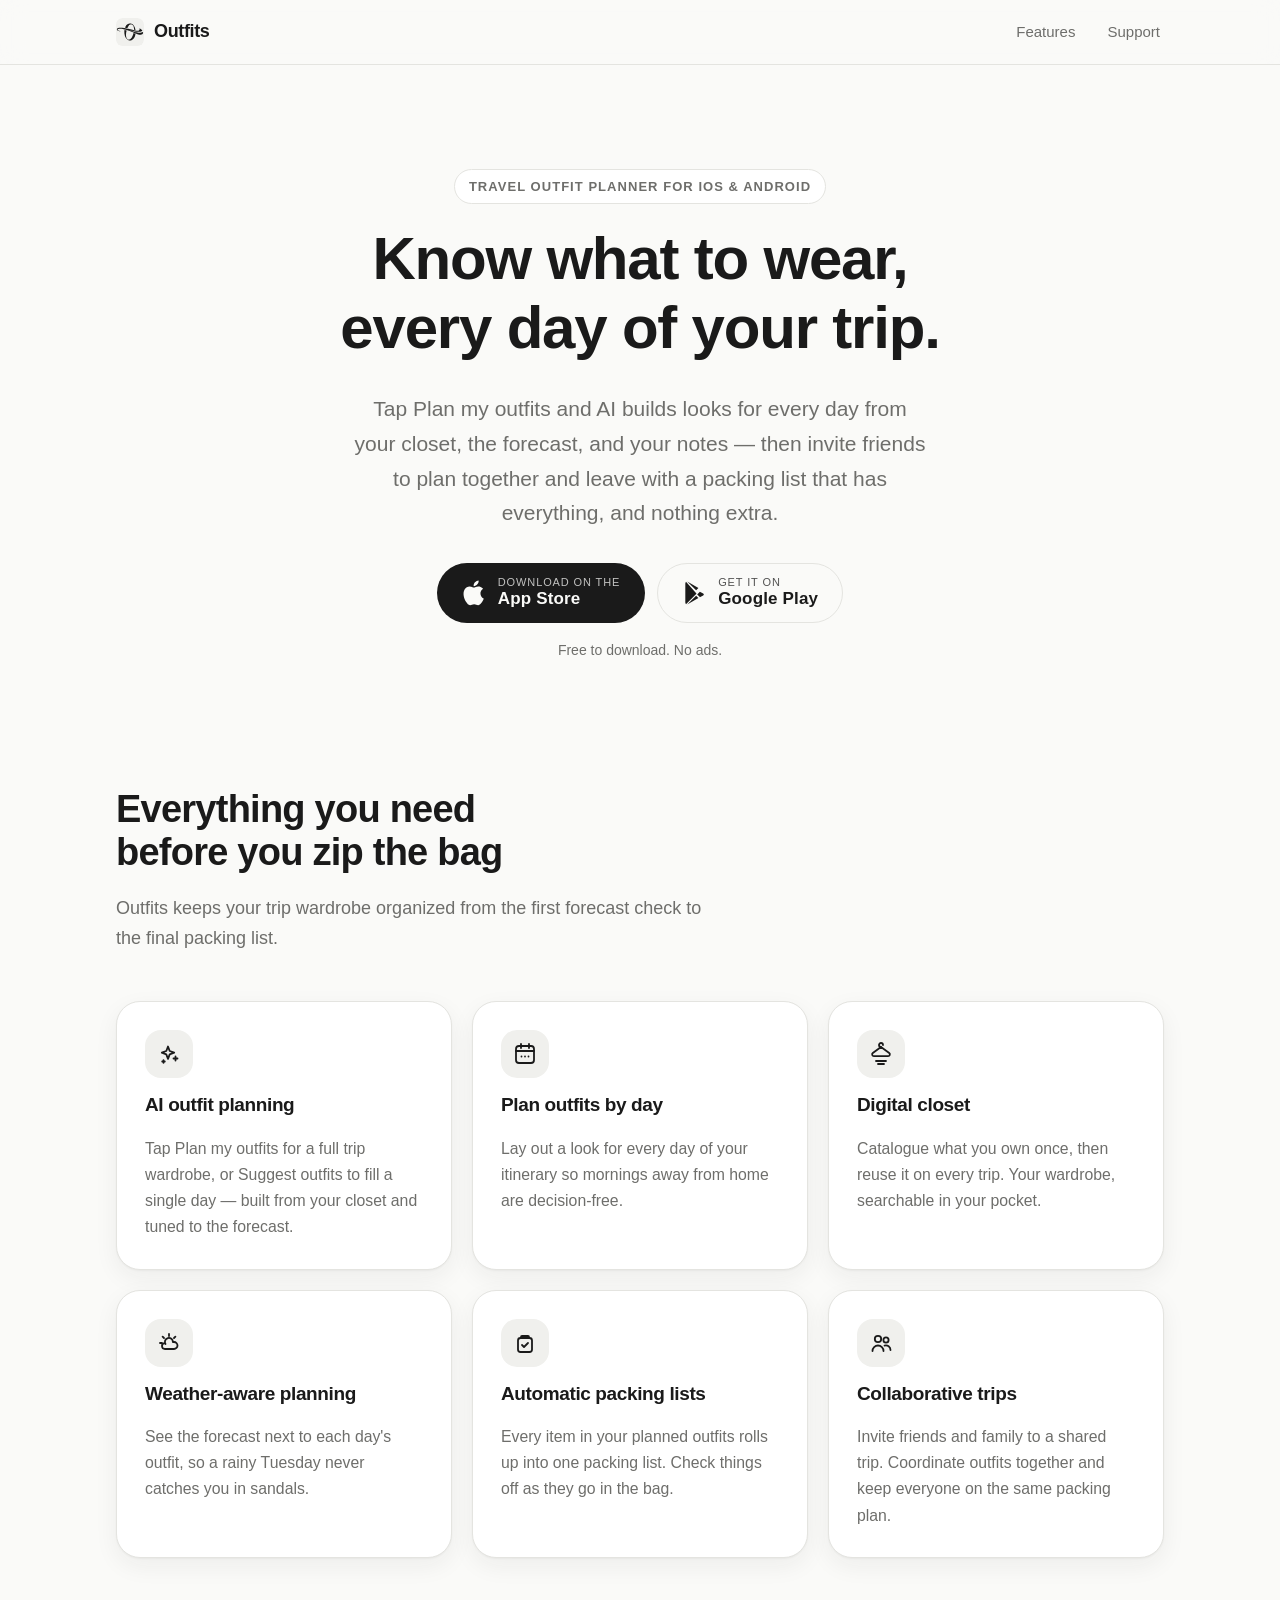
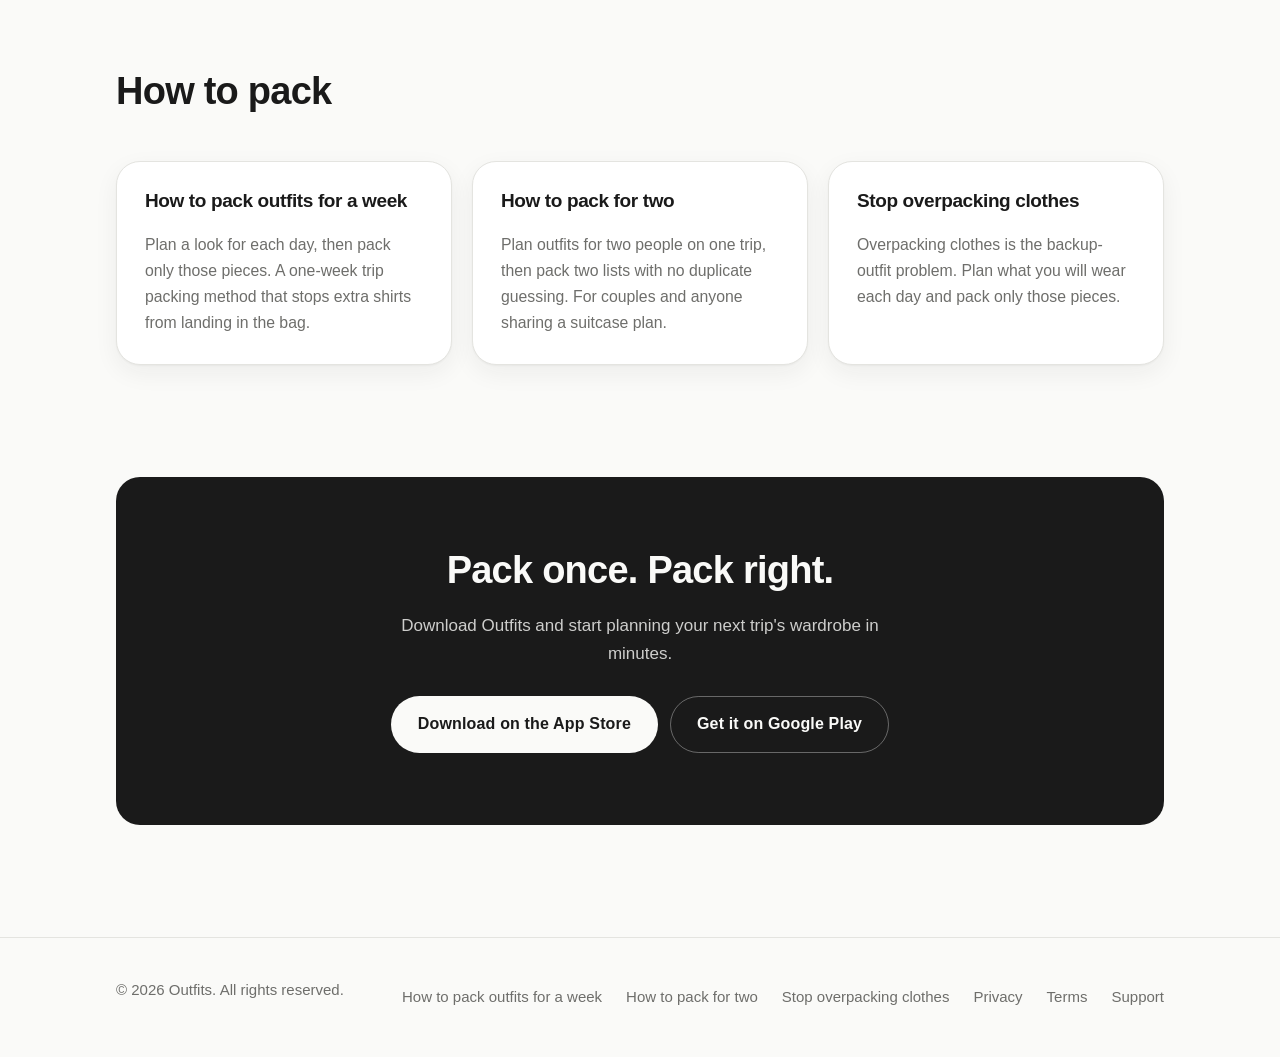
<file: index.html>
<!DOCTYPE html>
<html lang="en">
<head>
  <meta charset="utf-8">
  <meta name="viewport" content="width=device-width, initial-scale=1">
  <title>Outfits — Plan what to wear on every trip</title>
  <meta name="description" content="Outfits is a travel outfit planner for iOS and Android. Let AI plan looks for every day of your trip, invite friends to collaborate, check the forecast, and pack exactly what you need.">
  <link rel="canonical" href="https://outfitstravel.app/">

  <meta name="theme-color" content="#fafaf8" media="(prefers-color-scheme: light)">
  <meta name="theme-color" content="#0e0e0f" media="(prefers-color-scheme: dark)">

  <link rel="icon" href="/favicon.ico" sizes="32x32">
  <link rel="icon" href="/favicon.svg" type="image/svg+xml">
  <link rel="icon" href="/favicon.png" type="image/png" sizes="32x32">
  <link rel="apple-touch-icon" href="/apple-touch-icon.png">

  <!-- Open Graph -->
  <meta property="og:type" content="website">
  <meta property="og:site_name" content="Outfits">
  <meta property="og:title" content="Outfits — Plan what to wear on every trip">
  <meta property="og:description" content="Let AI plan looks for every day of your trip, invite friends to collaborate, check the forecast, and pack exactly what you need.">
  <meta property="og:url" content="https://outfitstravel.app/">
  <meta property="og:image" content="https://outfitstravel.app/assets/og-image.png">

  <!-- Twitter Card -->
  <meta name="twitter:card" content="summary_large_image">
  <meta name="twitter:title" content="Outfits — Plan what to wear on every trip">
  <meta name="twitter:description" content="Let AI plan looks for every day of your trip, invite friends to collaborate, check the forecast, and pack exactly what you need.">
  <meta name="twitter:image" content="https://outfitstravel.app/assets/og-image.png">

  <link rel="stylesheet" href="/styles.css">
  <script src="/script.js" defer></script>
</head>
<body>
  <a class="skip-link" href="#main">Skip to content</a>

  <header class="site-header">
    <div class="container site-header__inner">
      <a class="brand" href="/" aria-label="Outfits home">
        <img src="/favicon.svg" width="28" height="28" alt="">
        Outfits
      </a>
      <nav class="site-nav" aria-label="Primary">
        <a href="/#features">Features</a>
        <a href="/support/">Support</a>
      </nav>
    </div>
  </header>

  <main id="main">
    <!-- Hero -->
    <section class="hero container">
      <p class="hero__eyebrow fade-up">Travel outfit planner for iOS &amp; Android</p>
      <h1 class="fade-up">Know what to wear,<br>every day of your trip.</h1>
      <p class="hero__lede fade-up fade-up--late">
        Tap Plan my outfits and AI builds looks for every day from your closet,
        the forecast, and your notes — then invite friends to plan together and
        leave with a packing list that has everything, and nothing extra.
      </p>
      <div class="btn-row fade-up fade-up--late">
        <a class="btn btn--primary btn--store" href="https://apps.apple.com/us/app/outfits-travel-clothing-plans/id6467569577">
          <svg class="btn__icon" viewBox="0 0 24 24" fill="currentColor" aria-hidden="true">
            <path d="M17.05 12.54c-.03-2.9 2.37-4.29 2.48-4.36-1.35-1.97-3.45-2.24-4.2-2.27-1.79-.18-3.49 1.05-4.4 1.05-.9 0-2.3-1.02-3.79-1-1.95.03-3.74 1.13-4.74 2.87-2.02 3.5-.52 8.69 1.45 11.53.96 1.39 2.11 2.95 3.62 2.9 1.45-.06 2-.94 3.75-.94s2.25.94 3.79.91c1.56-.03 2.55-1.42 3.51-2.82 1.1-1.62 1.56-3.18 1.58-3.26-.03-.02-3.03-1.16-3.05-4.61zM14.16 4.02c.8-.97 1.34-2.32 1.19-3.66-1.15.05-2.55.77-3.38 1.74-.74.86-1.39 2.23-1.22 3.55 1.29.1 2.6-.65 3.41-1.63z"/>
          </svg>
          <span class="btn__label"><small>Download on the</small><span>App Store</span></span>
        </a>
        <a class="btn btn--secondary btn--store" href="https://play.google.com/store/apps/details?id=com.milesau.Outfits">
          <svg class="btn__icon" viewBox="0 0 24 24" fill="currentColor" aria-hidden="true">
            <path d="M3.6 1.8c-.34.36-.54.9-.54 1.6v17.2c0 .7.2 1.24.54 1.6l.08.08L13.3 12.6v-.23L3.68 1.72l-.08.08zm12.9 14L14.03 13.3l2.47-2.48 3.02 1.72c.86.49.86 1.29 0 1.78l-3.02 1.5zM4.8 22.6l10.36-5.9-2.13-2.13L4.8 22.6zm0-21.2 8.23 8.03 2.13-2.13L4.8 1.4z"/>
          </svg>
          <span class="btn__label"><small>Get it on</small><span>Google Play</span></span>
        </a>
      </div>
      <p class="hero__note fade-up fade-up--late">Free to download. No ads.</p>
    </section>

    <!-- Features -->
    <section id="features" class="section container" aria-labelledby="features-title">
      <div class="section__header reveal">
        <h2 id="features-title">Everything you need before you zip the bag</h2>
        <p>Outfits keeps your trip wardrobe organized from the first forecast check to the final packing list.</p>
      </div>
      <div class="feature-grid">
        <article class="card reveal">
          <div class="card__icon">
            <svg viewBox="0 0 24 24" fill="none" stroke="currentColor" stroke-width="1.8" stroke-linecap="round" stroke-linejoin="round" aria-hidden="true">
              <path d="M11 4.5 12.7 9l4.5 1.7-4.5 1.7L11 16.9l-1.7-4.5-4.5-1.7L9.3 9 11 4.5z"/>
              <path d="M18.5 14.5v4M16.5 16.5h4"/>
              <path d="M6.5 18.2v2.6M5.2 19.5h2.6"/>
            </svg>
          </div>
          <h3>AI outfit planning</h3>
          <p>Tap Plan my outfits for a full trip wardrobe, or Suggest outfits to fill a single day — built from your closet and tuned to the forecast.</p>
        </article>

        <article class="card reveal">
          <div class="card__icon">
            <svg viewBox="0 0 24 24" fill="none" stroke="currentColor" stroke-width="1.8" stroke-linecap="round" stroke-linejoin="round" aria-hidden="true">
              <rect x="3" y="4" width="18" height="17" rx="3"/>
              <path d="M3 9h18M8 2v4M16 2v4M8.5 14.5h.01M12 14.5h.01M15.5 14.5h.01"/>
            </svg>
          </div>
          <h3>Plan outfits by day</h3>
          <p>Lay out a look for every day of your itinerary so mornings away from home are decision-free.</p>
        </article>

        <article class="card reveal">
          <div class="card__icon">
            <svg viewBox="0 0 24 24" fill="none" stroke="currentColor" stroke-width="1.8" stroke-linecap="round" stroke-linejoin="round" aria-hidden="true">
              <path d="M12 5a2 2 0 1 1 2-2"/>
              <path d="M12 5 3.8 11a1.8 1.8 0 0 0 1.1 3.2h14.2a1.8 1.8 0 0 0 1.1-3.2L12 5z"/>
              <path d="M7 19h10M9 22h6"/>
            </svg>
          </div>
          <h3>Digital closet</h3>
          <p>Catalogue what you own once, then reuse it on every trip. Your wardrobe, searchable in your pocket.</p>
        </article>

        <article class="card reveal">
          <div class="card__icon">
            <svg viewBox="0 0 24 24" fill="none" stroke="currentColor" stroke-width="1.8" stroke-linecap="round" stroke-linejoin="round" aria-hidden="true">
              <path d="M12 3v2M5.6 5.6l1.4 1.4M3 12h2M18.4 5.6 17 7"/>
              <path d="M8.5 13a4 4 0 1 1 7.4-2H17a3.5 3.5 0 0 1 0 7H8a3 3 0 0 1-.5-5.96"/>
            </svg>
          </div>
          <h3>Weather-aware planning</h3>
          <p>See the forecast next to each day's outfit, so a rainy Tuesday never catches you in sandals.</p>
        </article>

        <article class="card reveal">
          <div class="card__icon">
            <svg viewBox="0 0 24 24" fill="none" stroke="currentColor" stroke-width="1.8" stroke-linecap="round" stroke-linejoin="round" aria-hidden="true">
              <path d="M9 5h6a1 1 0 0 1 1 1v1H8V6a1 1 0 0 1 1-1z"/>
              <rect x="5" y="7" width="14" height="14" rx="2.5"/>
              <path d="m9 14 2 2 4-4"/>
            </svg>
          </div>
          <h3>Automatic packing lists</h3>
          <p>Every item in your planned outfits rolls up into one packing list. Check things off as they go in the bag.</p>
        </article>

        <article class="card reveal">
          <div class="card__icon">
            <svg viewBox="0 0 24 24" fill="none" stroke="currentColor" stroke-width="1.8" stroke-linecap="round" stroke-linejoin="round" aria-hidden="true">
              <circle cx="9" cy="8" r="3.2"/>
              <path d="M3.5 20a5.5 5.5 0 0 1 11 0"/>
              <circle cx="17" cy="9" r="2.6"/>
              <path d="M15.5 14.6a4.6 4.6 0 0 1 6 4.4"/>
            </svg>
          </div>
          <h3>Collaborative trips</h3>
          <p>Invite friends and family to a shared trip. Coordinate outfits together and keep everyone on the same packing plan.</p>
        </article>
      </div>
    </section>

    <!-- Packing pages -->
    <section id="packing" class="section container" aria-labelledby="packing-title">
      <div class="section__header reveal">
        <h2 id="packing-title">How to pack</h2>
      </div>
      <div class="feature-grid">
        <a class="card reveal" href="/pack-outfits-for-a-week/">
          <h3>How to pack outfits for a week</h3>
          <p>Plan a look for each day, then pack only those pieces. A one-week trip packing method that stops extra shirts from landing in the bag.</p>
        </a>
        <a class="card reveal" href="/pack-for-two/">
          <h3>How to pack for two</h3>
          <p>Plan outfits for two people on one trip, then pack two lists with no duplicate guessing. For couples and anyone sharing a suitcase plan.</p>
        </a>
        <a class="card reveal" href="/stop-overpacking-clothes/">
          <h3>Stop overpacking clothes</h3>
          <p>Overpacking clothes is the backup-outfit problem. Plan what you will wear each day and pack only those pieces.</p>
        </a>
      </div>
    </section>

    <!-- Closing CTA -->
    <section class="container" aria-labelledby="cta-title">
      <div class="cta-band reveal">
        <h2 id="cta-title">Pack once. Pack right.</h2>
        <p>Download Outfits and start planning your next trip's wardrobe in minutes.</p>
        <div class="btn-row">
          <a class="btn btn--primary" href="https://apps.apple.com/us/app/outfits-travel-clothing-plans/id6467569577">Download on the App Store</a>
          <a class="btn btn--secondary" href="https://play.google.com/store/apps/details?id=com.milesau.Outfits">Get it on Google Play</a>
        </div>
      </div>
    </section>
  </main>

  <footer class="site-footer">
    <div class="container site-footer__inner">
      <p>&copy; <span data-year>2026</span> Outfits. All rights reserved.</p>
      <nav aria-label="Footer">
        <a href="/pack-outfits-for-a-week/">How to pack outfits for a week</a>
        <a href="/pack-for-two/">How to pack for two</a>
        <a href="/stop-overpacking-clothes/">Stop overpacking clothes</a>
        <a href="/privacy/">Privacy</a>
        <a href="/terms/">Terms</a>
        <a href="/support/">Support</a>
      </nav>
    </div>
  </footer>
</body>
</html>
</file>
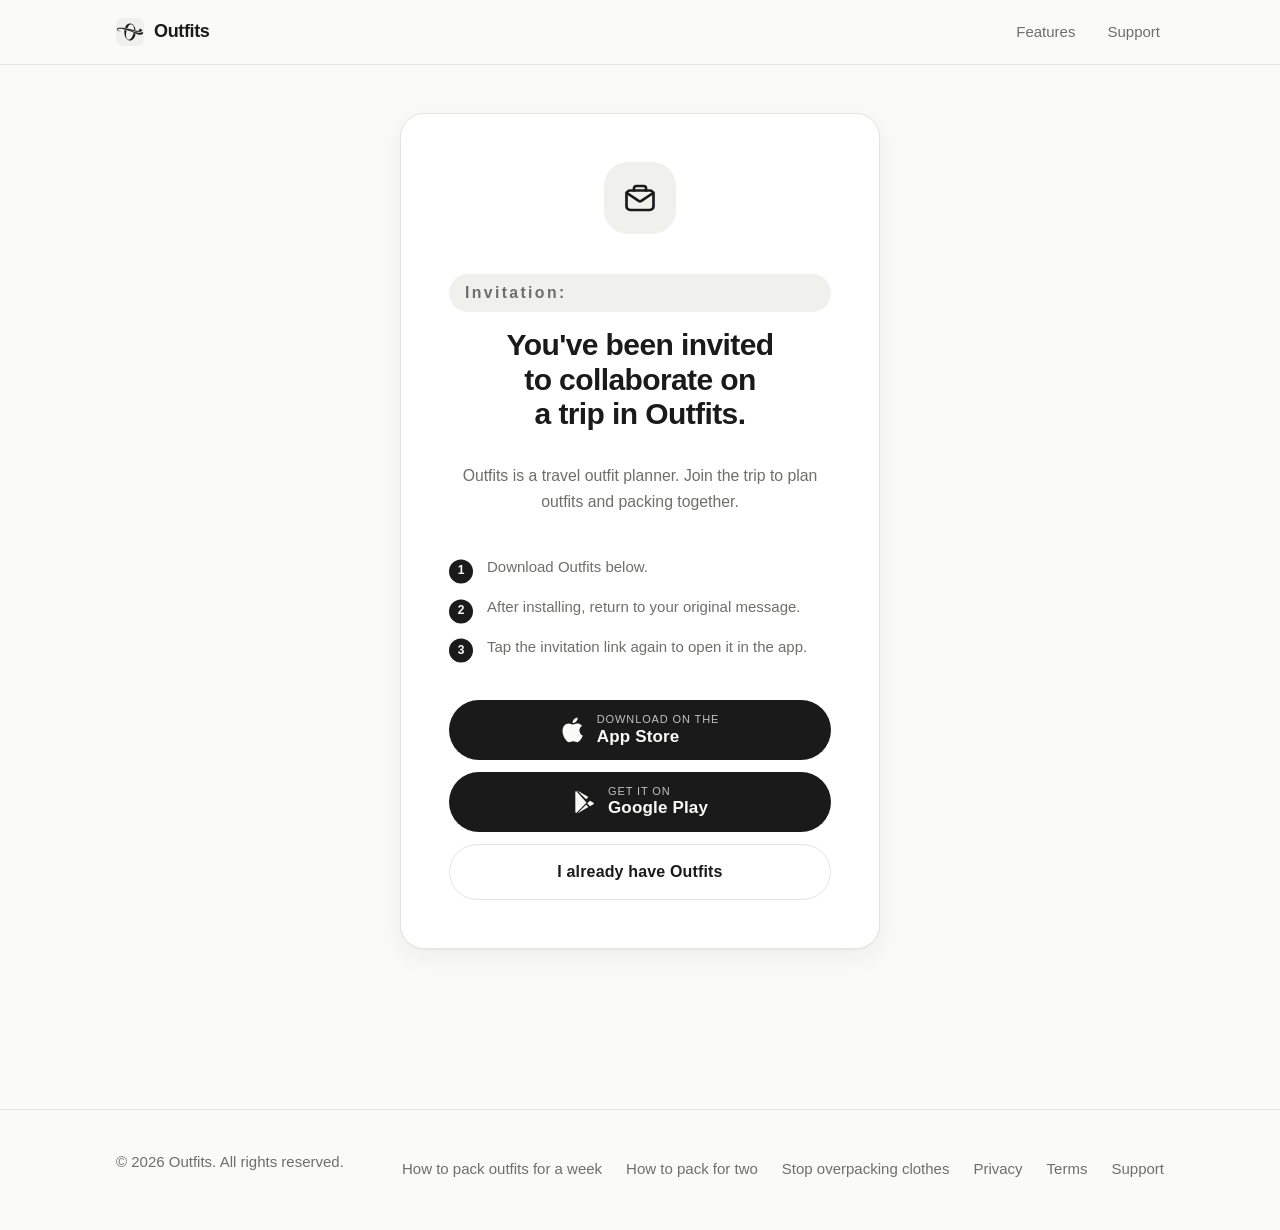
<file: invite/index.html>
<!DOCTYPE html>
<html lang="en">
<head>
  <meta charset="utf-8">
  <meta name="viewport" content="width=device-width, initial-scale=1">
  <title>Trip invitation — Outfits</title>
  <meta name="description" content="You've been invited to collaborate on a trip in Outfits. Download the app to join.">
  <link rel="canonical" href="https://outfitstravel.app/invite/">
  <!-- Invitation pages carry tokens in the URL; keep them out of search results. -->
  <meta name="robots" content="noindex">

  <meta name="theme-color" content="#fafaf8" media="(prefers-color-scheme: light)">
  <meta name="theme-color" content="#0e0e0f" media="(prefers-color-scheme: dark)">
  <link rel="icon" href="/favicon.ico" sizes="32x32">
  <link rel="icon" href="/favicon.svg" type="image/svg+xml">
  <link rel="icon" href="/favicon.png" type="image/png" sizes="32x32">
  <link rel="apple-touch-icon" href="/apple-touch-icon.png">

  <meta property="og:type" content="website">
  <meta property="og:site_name" content="Outfits">
  <meta property="og:title" content="Trip invitation — Outfits">
  <meta property="og:description" content="You've been invited to collaborate on a trip in Outfits. Download the app to join.">
  <meta property="og:url" content="https://outfitstravel.app/invite/">
  <meta property="og:image" content="https://outfitstravel.app/assets/og-image.png">
  <meta name="twitter:card" content="summary">
  <meta name="twitter:image" content="https://outfitstravel.app/assets/og-image.png">
  <meta name="twitter:title" content="Trip invitation — Outfits">
  <meta name="twitter:description" content="You've been invited to collaborate on a trip in Outfits. Download the app to join.">

  <link rel="stylesheet" href="/styles.css">
  <script src="/script.js" defer></script>
  <script src="/invite/invite.js" defer></script>
</head>
<body>
  <a class="skip-link" href="#main">Skip to content</a>

  <header class="site-header">
    <div class="container site-header__inner">
      <a class="brand" href="/" aria-label="Outfits home">
        <img src="/favicon.svg" width="28" height="28" alt="">
        Outfits
      </a>
      <nav class="site-nav" aria-label="Primary">
        <a href="/#features">Features</a>
        <a href="/support/">Support</a>
      </nav>
    </div>
  </header>

  <main id="main">
    <div class="stage container">
      <div class="card stage__card fade-up">
        <div class="stage__icon" aria-hidden="true">
          <svg viewBox="0 0 24 24" fill="none" stroke="currentColor" stroke-width="1.8" stroke-linecap="round" stroke-linejoin="round">
            <rect x="3" y="7" width="18" height="13" rx="2.5"/>
            <path d="m3 8.5 8.1 5.4a1.6 1.6 0 0 0 1.8 0L21 8.5"/>
            <path d="M8 7V5.5A1.5 1.5 0 0 1 9.5 4h5A1.5 1.5 0 0 1 16 5.5V7"/>
          </svg>
        </div>

        <!-- Shown only when a token is present; invite.js fills in the mask.
             The token itself is never displayed and never sent anywhere. -->
        <p class="invite-token" data-invite-token hidden>
          <span>Invitation:</span> <span data-invite-mask aria-hidden="true"></span>
          <span class="visually-hidden">code hidden for your privacy</span>
        </p>

        <h1>You've been invited to collaborate on a trip in Outfits.</h1>
        <p class="lede">
          Outfits is a travel outfit planner. Join the trip to plan outfits and
          packing together.
        </p>

        <ol class="invite-steps">
          <li>Download Outfits below.</li>
          <li>After installing, return to your original message.</li>
          <li>Tap the invitation link again to open it in the app.</li>
        </ol>

        <div class="invite-actions">
          <!-- invite.js shows the button(s) matching the visitor's platform.
               Both are visible by default so the page works without JavaScript. -->
          <a class="btn btn--primary btn--store" href="https://apps.apple.com/us/app/outfits-travel-clothing-plans/id6467569577" data-store="ios">
            <svg class="btn__icon" viewBox="0 0 24 24" fill="currentColor" aria-hidden="true">
              <path d="M17.05 12.54c-.03-2.9 2.37-4.29 2.48-4.36-1.35-1.97-3.45-2.24-4.2-2.27-1.79-.18-3.49 1.05-4.4 1.05-.9 0-2.3-1.02-3.79-1-1.95.03-3.74 1.13-4.74 2.87-2.02 3.5-.52 8.69 1.45 11.53.96 1.39 2.11 2.95 3.62 2.9 1.45-.06 2-.94 3.75-.94s2.25.94 3.79.91c1.56-.03 2.55-1.42 3.51-2.82 1.1-1.62 1.56-3.18 1.58-3.26-.03-.02-3.03-1.16-3.05-4.61zM14.16 4.02c.8-.97 1.34-2.32 1.19-3.66-1.15.05-2.55.77-3.38 1.74-.74.86-1.39 2.23-1.22 3.55 1.29.1 2.6-.65 3.41-1.63z"/>
            </svg>
            <span class="btn__label"><small>Download on the</small><span>App Store</span></span>
          </a>
          <a class="btn btn--primary btn--store" href="https://play.google.com/store/apps/details?id=com.milesau.Outfits" data-store="android">
            <svg class="btn__icon" viewBox="0 0 24 24" fill="currentColor" aria-hidden="true">
              <path d="M3.6 1.8c-.34.36-.54.9-.54 1.6v17.2c0 .7.2 1.24.54 1.6l.08.08L13.3 12.6v-.23L3.68 1.72l-.08.08zm12.9 14L14.03 13.3l2.47-2.48 3.02 1.72c.86.49.86 1.29 0 1.78l-3.02 1.5zM4.8 22.6l10.36-5.9-2.13-2.13L4.8 22.6zm0-21.2 8.23 8.03 2.13-2.13L4.8 1.4z"/>
            </svg>
            <span class="btn__label"><small>Get it on</small><span>Google Play</span></span>
          </a>

          <!-- Links back to this exact invitation URL so the Universal Link /
               App Link can open the app once it is installed. -->
          <a class="btn btn--secondary" href="/invite/" data-invite-retry>
            I already have Outfits
          </a>
        </div>
      </div>
    </div>
  </main>

  <footer class="site-footer">
    <div class="container site-footer__inner">
      <p>&copy; <span data-year>2026</span> Outfits. All rights reserved.</p>
      <nav aria-label="Footer">
        <a href="/pack-outfits-for-a-week/">How to pack outfits for a week</a>
        <a href="/pack-for-two/">How to pack for two</a>
        <a href="/stop-overpacking-clothes/">Stop overpacking clothes</a>
        <a href="/privacy/">Privacy</a>
        <a href="/terms/">Terms</a>
        <a href="/support/">Support</a>
      </nav>
    </div>
  </footer>
</body>
</html>
</file>
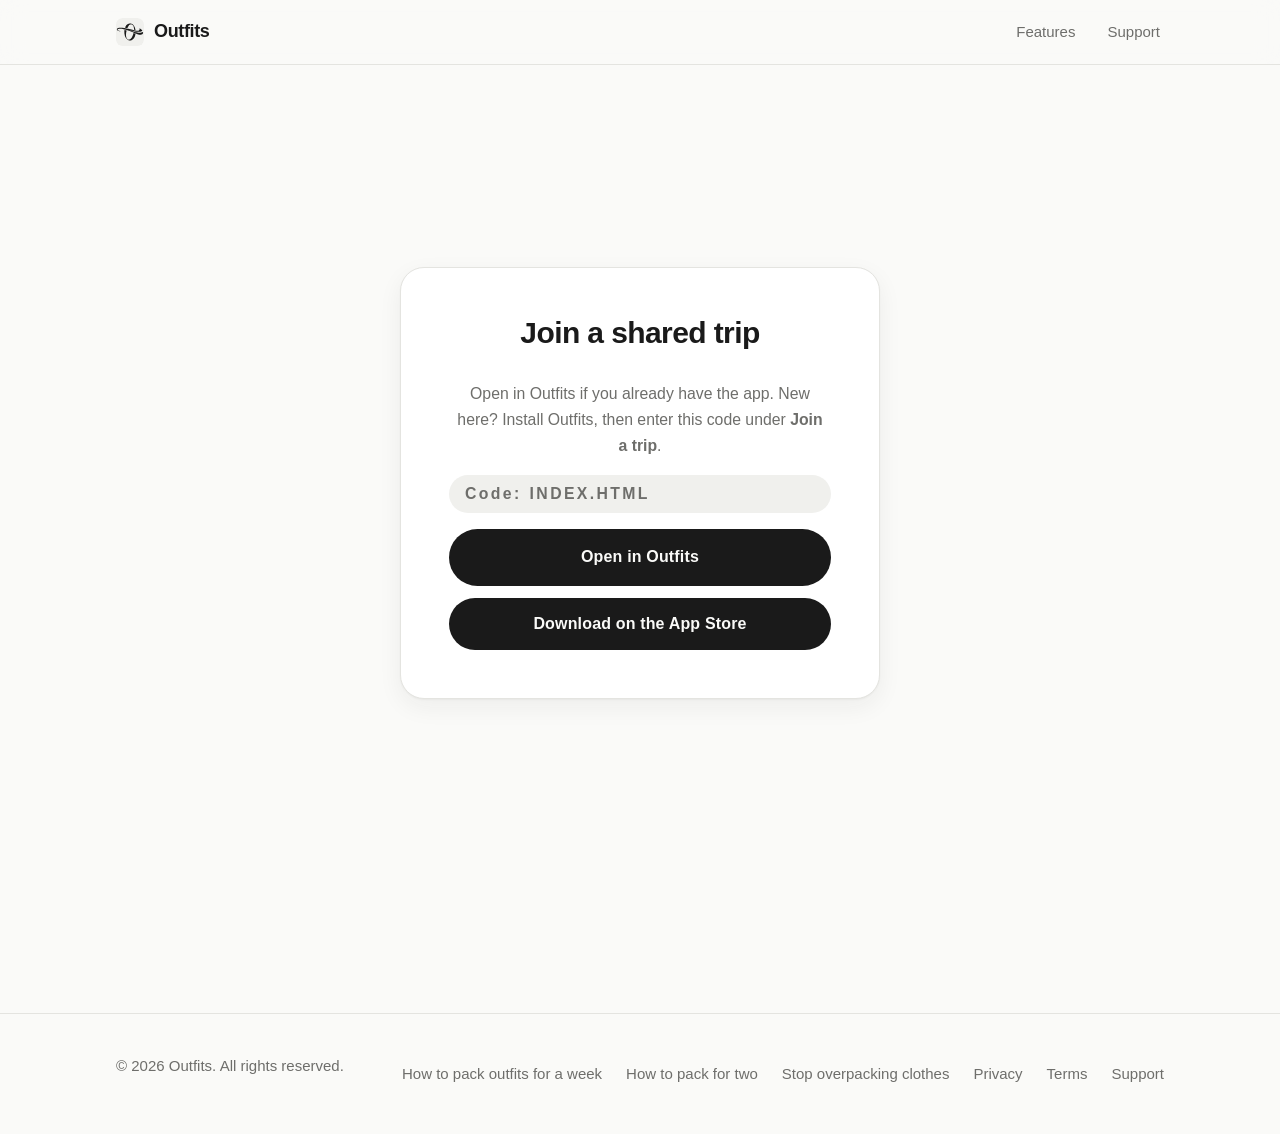
<file: join/index.html>
<!DOCTYPE html>
<html lang="en">
<head>
  <meta charset="utf-8">
  <meta name="viewport" content="width=device-width, initial-scale=1">
  <title>Join a trip — Outfits</title>
  <meta name="description" content="Open this invite in Outfits, or enter the code after installing.">
  <meta name="robots" content="noindex">
  <link rel="canonical" href="https://outfitstravel.app/join/">

  <meta name="theme-color" content="#fafaf8" media="(prefers-color-scheme: light)">
  <meta name="theme-color" content="#0e0e0f" media="(prefers-color-scheme: dark)">
  <link rel="icon" href="/favicon.ico" sizes="32x32">
  <link rel="icon" href="/favicon.svg" type="image/svg+xml">
  <link rel="icon" href="/favicon.png" type="image/png" sizes="32x32">
  <link rel="apple-touch-icon" href="/apple-touch-icon.png">

  <meta property="og:type" content="website">
  <meta property="og:site_name" content="Outfits">
  <meta property="og:title" content="Join a trip — Outfits">
  <meta property="og:description" content="Open this invite in Outfits, or enter the code after installing.">
  <meta property="og:url" content="https://outfitstravel.app/join/">

  <link rel="stylesheet" href="/styles.css">
  <script src="/script.js" defer></script>
  <script src="/join/join.js" defer></script>
</head>
<body>
  <a class="skip-link" href="#main">Skip to content</a>
  <header class="site-header">
    <div class="container site-header__inner">
      <a class="brand" href="/" aria-label="Outfits home">
        <img src="/favicon.svg" width="28" height="28" alt="">
        Outfits
      </a>
      <nav class="site-nav" aria-label="Primary">
        <a href="/#features">Features</a>
        <a href="/support/">Support</a>
      </nav>
    </div>
  </header>
  <main id="main">
    <div class="stage container">
      <div class="card stage__card fade-up">
        <h1>Join a shared trip</h1>
        <p class="lede">
          Open in Outfits if you already have the app. New here? Install Outfits,
          then enter this code under <strong>Join a trip</strong>.
        </p>
        <p class="invite-token" data-join-code-wrap hidden>
          <span>Code:</span>
          <strong data-join-code aria-live="polite"></strong>
        </p>
        <div class="invite-actions">
          <a class="btn btn--primary" data-open-app href="outfits://join">Open in Outfits</a>
          <a class="btn btn--primary btn--store" href="https://apps.apple.com/us/app/outfits-travel-clothing-plans/id6467569577">
            Download on the App Store
          </a>
        </div>
      </div>
    </div>
  </main>
  <footer class="site-footer">
    <div class="container site-footer__inner">
      <p>&copy; <span data-year>2026</span> Outfits. All rights reserved.</p>
      <nav aria-label="Footer">
        <a href="/pack-outfits-for-a-week/">How to pack outfits for a week</a>
        <a href="/pack-for-two/">How to pack for two</a>
        <a href="/stop-overpacking-clothes/">Stop overpacking clothes</a>
        <a href="/privacy/">Privacy</a>
        <a href="/terms/">Terms</a>
        <a href="/support/">Support</a>
      </nav>
    </div>
  </footer>
</body>
</html>
</file>
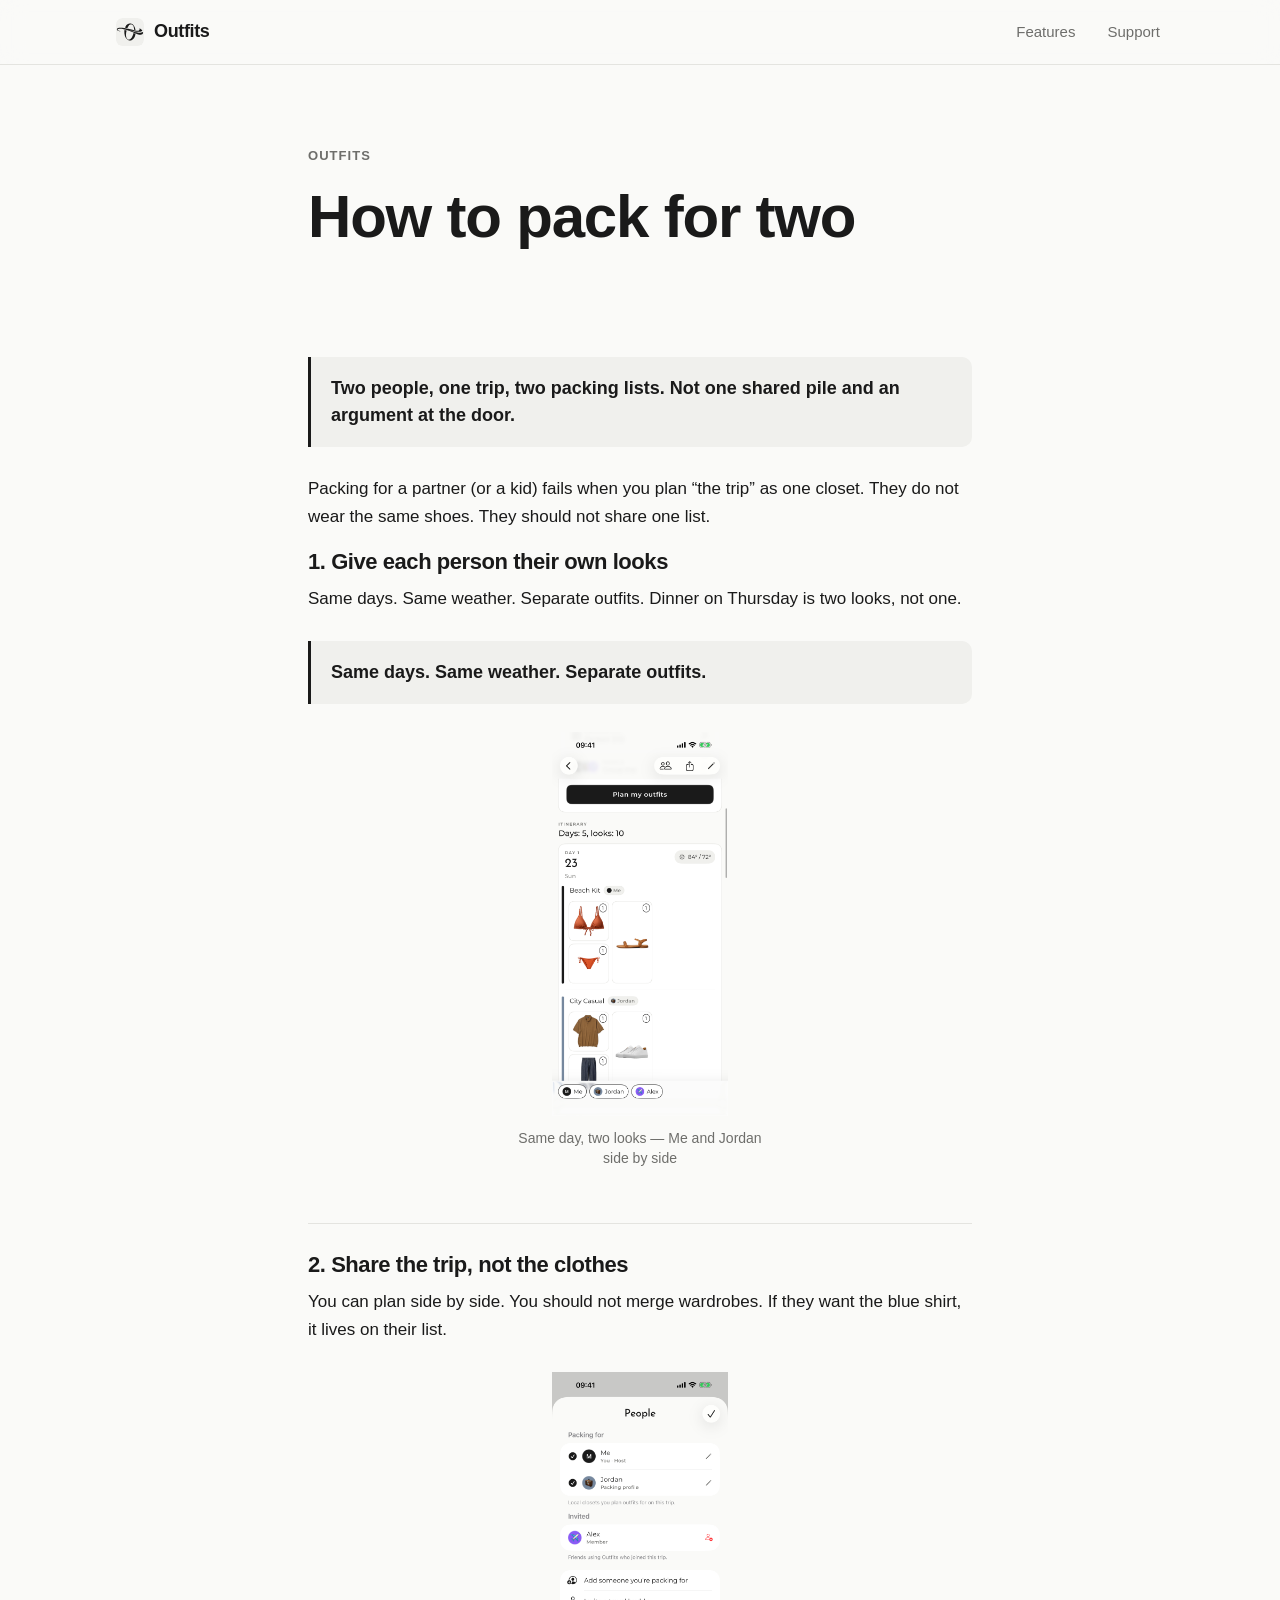
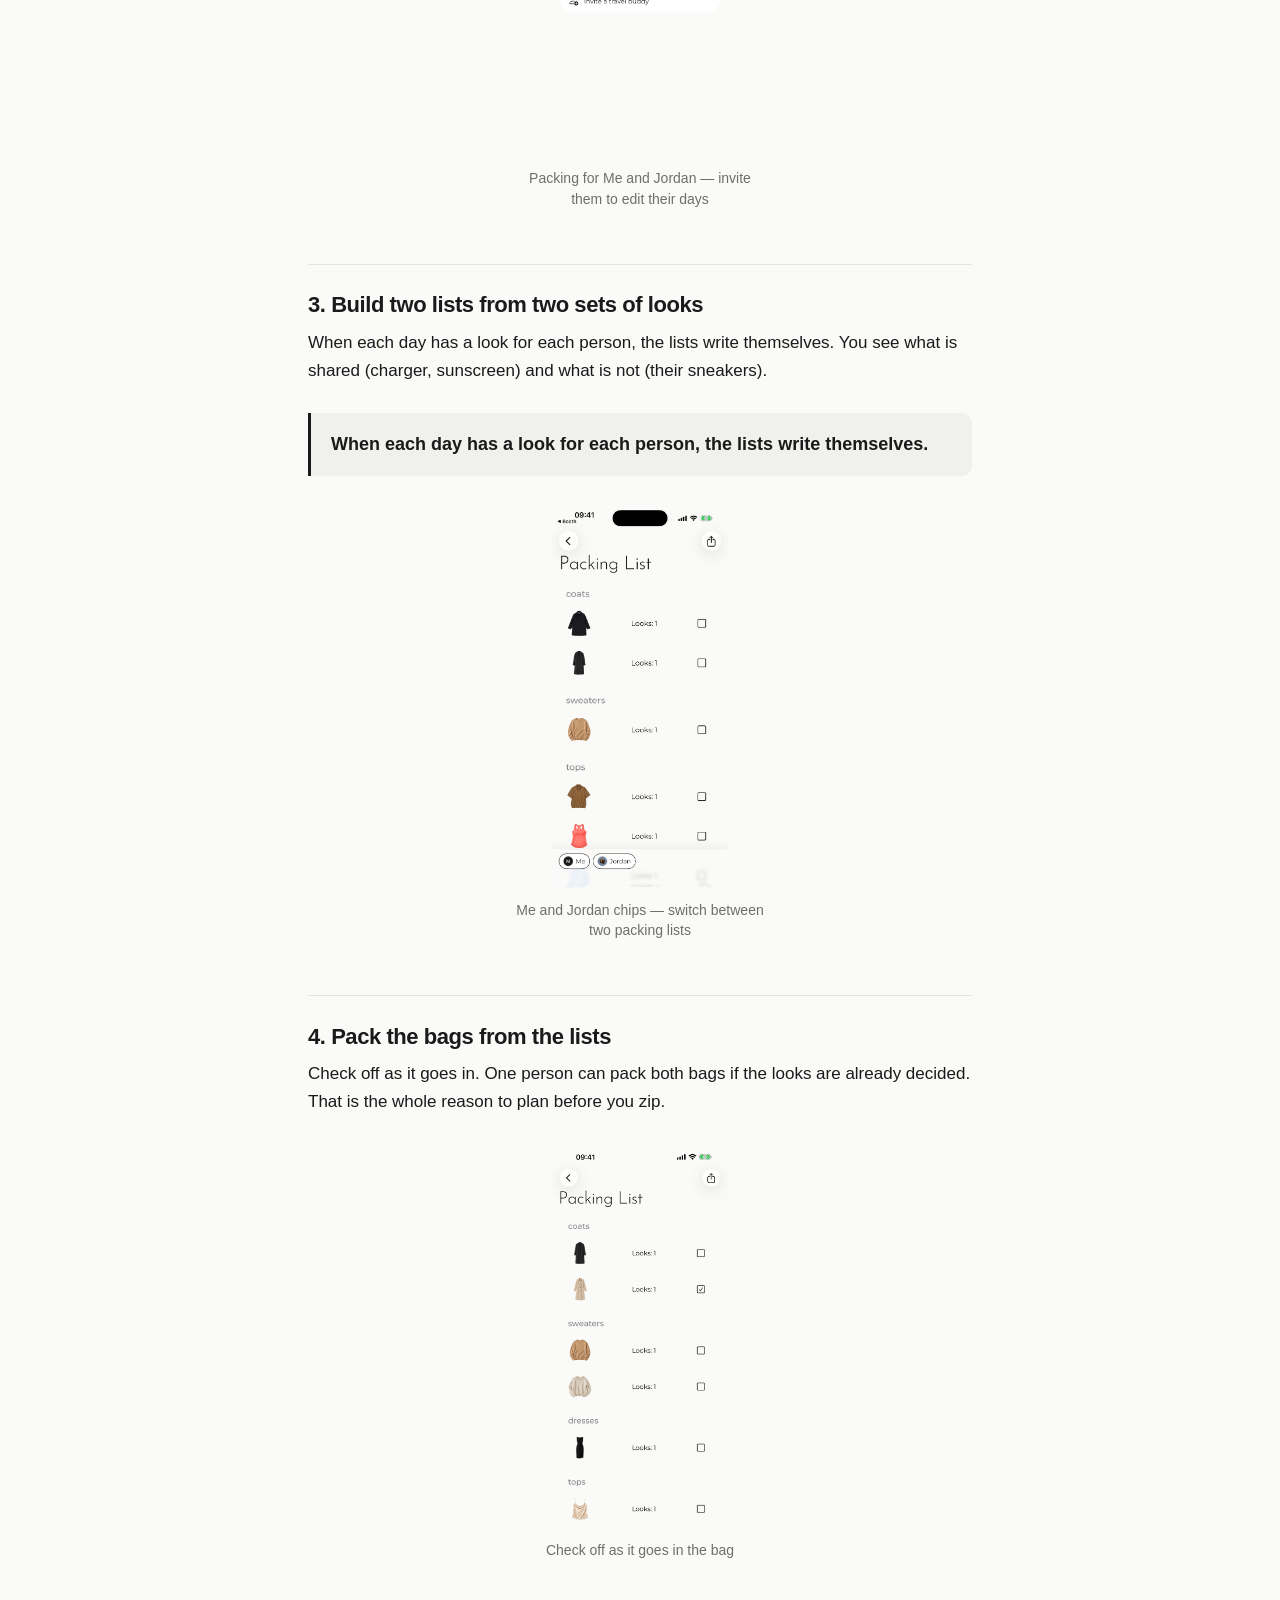
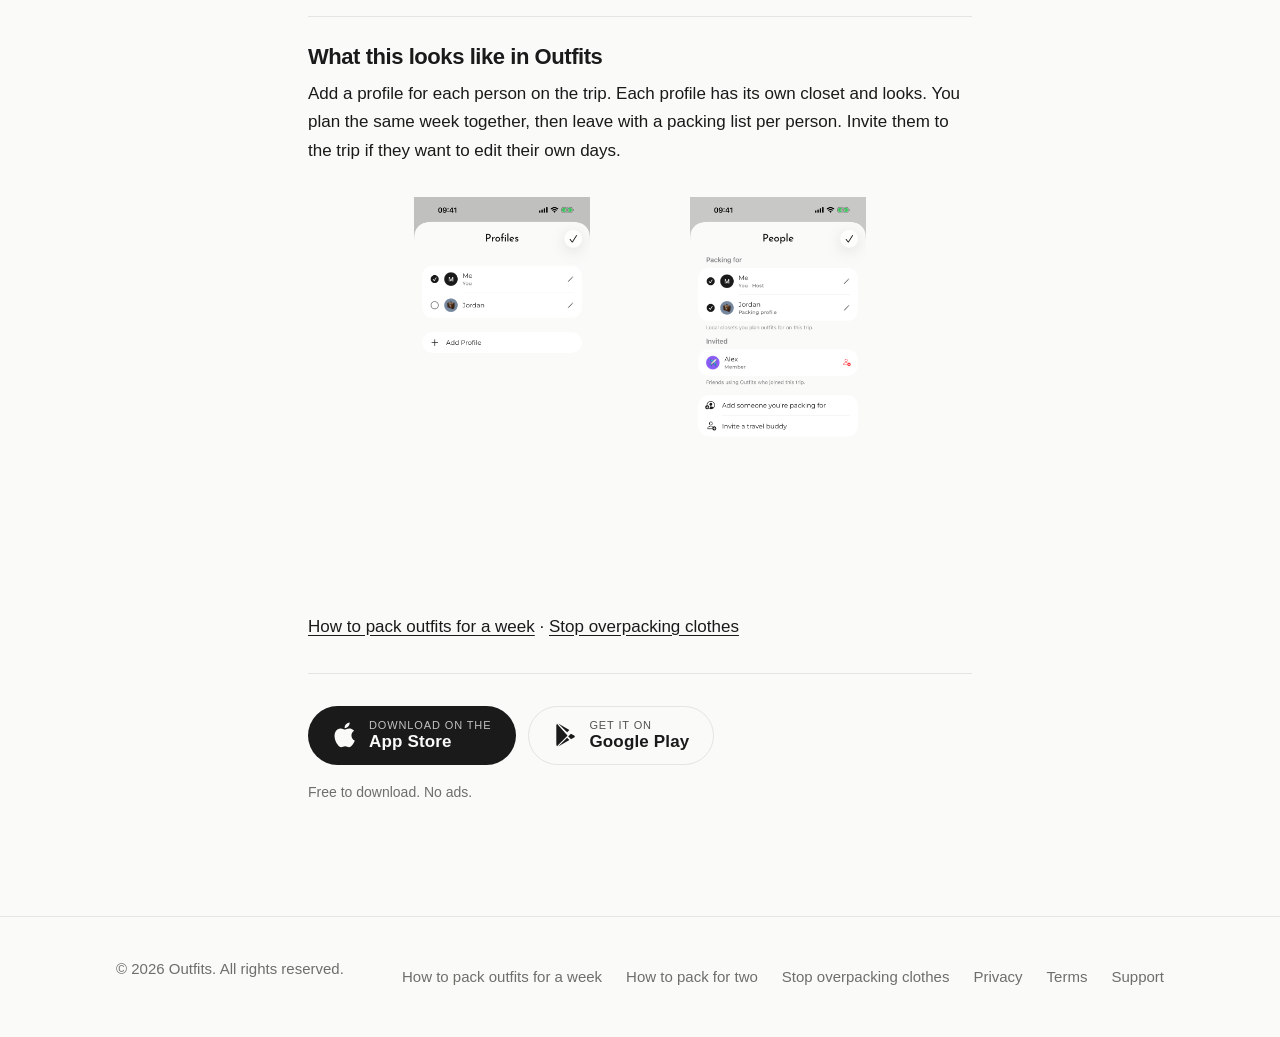
<file: pack-for-two/index.html>
<!DOCTYPE html>
<html lang="en">
<head>
  <meta charset="utf-8">
  <meta name="viewport" content="width=device-width, initial-scale=1">
  <title>How to pack for two</title>
  <meta name="description" content="Plan outfits for two people on one trip, then pack two lists with no duplicate guessing. For couples and anyone sharing a suitcase plan.">
  <link rel="canonical" href="https://outfitstravel.app/pack-for-two/">
  <meta name="robots" content="index, follow">

  <meta name="theme-color" content="#fafaf8" media="(prefers-color-scheme: light)">
  <meta name="theme-color" content="#0e0e0f" media="(prefers-color-scheme: dark)">
  <link rel="icon" href="/favicon.ico" sizes="32x32">
  <link rel="icon" href="/favicon.svg" type="image/svg+xml">
  <link rel="icon" href="/favicon.png" type="image/png" sizes="32x32">
  <link rel="apple-touch-icon" href="/apple-touch-icon.png">

  <meta property="og:type" content="website">
  <meta property="og:site_name" content="Outfits">
  <meta property="og:title" content="How to pack for two">
  <meta property="og:description" content="Plan outfits for two people on one trip, then pack two lists with no duplicate guessing. For couples and anyone sharing a suitcase plan.">
  <meta property="og:url" content="https://outfitstravel.app/pack-for-two/">
  <meta property="og:image" content="https://outfitstravel.app/assets/og-image.png">
  <meta name="twitter:card" content="summary_large_image">
  <meta name="twitter:title" content="How to pack for two">
  <meta name="twitter:description" content="Plan outfits for two people on one trip, then pack two lists with no duplicate guessing. For couples and anyone sharing a suitcase plan.">
  <meta name="twitter:image" content="https://outfitstravel.app/assets/og-image.png">

  <link rel="stylesheet" href="/styles.css">
  <script src="/script.js" defer></script>
</head>
<body>
  <a class="skip-link" href="#main">Skip to content</a>

  <header class="site-header">
    <div class="container site-header__inner">
      <a class="brand" href="/" aria-label="Outfits home">
        <img src="/favicon.svg" width="28" height="28" alt="">
        Outfits
      </a>
      <nav class="site-nav" aria-label="Primary">
        <a href="/#features">Features</a>
        <a href="/support/">Support</a>
      </nav>
    </div>
  </header>

  <main id="main">
    <header class="page-header container container--narrow">
      <span class="meta"><a href="/">Outfits</a></span>
      <h1>How to pack for two</h1>
    </header>

    <article class="prose container container--narrow">
      <blockquote class="prose-callout">
        <p>Two people, one trip, two packing lists. Not one shared pile and an argument at the door.</p>
      </blockquote>
      <p>
        Packing for a partner (or a kid) fails when you plan “the trip” as one
        closet. They do not wear the same shoes. They should not share one list.
      </p>

      <h2 id="own-looks">1. Give each person their own looks</h2>
      <p>
        Same days. Same weather. Separate outfits. Dinner on Thursday is two
        looks, not one.
      </p>
      <blockquote class="prose-callout">
        <p>Same days. Same weather. Separate outfits.</p>
      </blockquote>
      <figure class="screenshot-figure">
        <img src="/assets/screenshots/group-trip.png" width="1320" height="2868" alt="Outfits trip day showing a Beach Kit look for Me and a City Casual look for Jordan on the same day.">
        <figcaption>Same day, two looks — Me and Jordan side by side</figcaption>
      </figure>

      <h2 id="share-the-trip">2. Share the trip, not the clothes</h2>
      <p>
        You can plan side by side. You should not merge wardrobes. If they want
        the blue shirt, it lives on their list.
      </p>
      <figure class="screenshot-figure">
        <img src="/assets/screenshots/trip-people.png" width="1320" height="2868" alt="Outfits People screen with Me and Jordan packing for the trip, and options to invite a travel buddy.">
        <figcaption>Packing for Me and Jordan — invite them to edit their days</figcaption>
      </figure>

      <h2 id="two-lists">3. Build two lists from two sets of looks</h2>
      <p>
        When each day has a look for each person, the lists write themselves.
        You see what is shared (charger, sunscreen) and what is not (their
        sneakers).
      </p>
      <blockquote class="prose-callout">
        <p>When each day has a look for each person, the lists write themselves.</p>
      </blockquote>
      <figure class="screenshot-figure">
        <img src="/assets/screenshots/packing-list-profiles.png" width="1206" height="2622" alt="Outfits packing list with Me and Jordan profile chips so each person has their own list.">
        <figcaption>Me and Jordan chips — switch between two packing lists</figcaption>
      </figure>

      <h2 id="pack-from-the-lists">4. Pack the bags from the lists</h2>
      <p>
        Check off as it goes in. One person can pack both bags if the looks are
        already decided. That is the whole reason to plan before you zip.
      </p>
      <figure class="screenshot-figure">
        <img src="/assets/screenshots/packing-list.png" width="1320" height="2868" alt="Outfits packing list with look counts and checkboxes, some items already packed.">
        <figcaption>Check off as it goes in the bag</figcaption>
      </figure>

      <h2 id="in-outfits">What this looks like in Outfits</h2>
      <p>
        Add a profile for each person on the trip. Each profile has its own
        closet and looks. You plan the same week together, then leave with a
        packing list per person. Invite them to the trip if they want to edit
        their own days.
      </p>
      <div class="screenshot-row">
        <img src="/assets/screenshots/profiles.png" width="1320" height="2868" alt="Outfits Profiles screen with Me and Jordan, and an Add Profile button.">
        <img src="/assets/screenshots/trip-people.png" width="1320" height="2868" alt="Outfits People screen with Me and Jordan packing for the trip, and options to invite a travel buddy.">
      </div>

      <p class="page-related">
        <a href="/pack-outfits-for-a-week/">How to pack outfits for a week</a>
        <span aria-hidden="true"> · </span>
        <a href="/stop-overpacking-clothes/">Stop overpacking clothes</a>
      </p>

      <div class="page-download">
        <div class="btn-row">
          <a class="btn btn--primary btn--store" href="https://apps.apple.com/us/app/outfits-travel-clothing-plans/id6467569577">
            <svg class="btn__icon" viewBox="0 0 24 24" fill="currentColor" aria-hidden="true">
              <path d="M17.05 12.54c-.03-2.9 2.37-4.29 2.48-4.36-1.35-1.97-3.45-2.24-4.2-2.27-1.79-.18-3.49 1.05-4.4 1.05-.9 0-2.3-1.02-3.79-1-1.95.03-3.74 1.13-4.74 2.87-2.02 3.5-.52 8.69 1.45 11.53.96 1.39 2.11 2.95 3.62 2.9 1.45-.06 2-.94 3.75-.94s2.25.94 3.79.91c1.56-.03 2.55-1.42 3.51-2.82 1.1-1.62 1.56-3.18 1.58-3.26-.03-.02-3.03-1.16-3.05-4.61zM14.16 4.02c.8-.97 1.34-2.32 1.19-3.66-1.15.05-2.55.77-3.38 1.74-.74.86-1.39 2.23-1.22 3.55 1.29.1 2.6-.65 3.41-1.63z"/>
            </svg>
            <span class="btn__label"><small>Download on the</small><span>App Store</span></span>
          </a>
          <a class="btn btn--secondary btn--store" href="https://play.google.com/store/apps/details?id=com.milesau.Outfits">
            <svg class="btn__icon" viewBox="0 0 24 24" fill="currentColor" aria-hidden="true">
              <path d="M3.6 1.8c-.34.36-.54.9-.54 1.6v17.2c0 .7.2 1.24.54 1.6l.08.08L13.3 12.6v-.23L3.68 1.72l-.08.08zm12.9 14L14.03 13.3l2.47-2.48 3.02 1.72c.86.49.86 1.29 0 1.78l-3.02 1.5zM4.8 22.6l10.36-5.9-2.13-2.13L4.8 22.6zm0-21.2 8.23 8.03 2.13-2.13L4.8 1.4z"/>
            </svg>
            <span class="btn__label"><small>Get it on</small><span>Google Play</span></span>
          </a>
        </div>
        <p class="hero__note">Free to download. No ads.</p>
      </div>
    </article>
  </main>

  <footer class="site-footer">
    <div class="container site-footer__inner">
      <p>&copy; <span data-year>2026</span> Outfits. All rights reserved.</p>
      <nav aria-label="Footer">
        <a href="/pack-outfits-for-a-week/">How to pack outfits for a week</a>
        <a href="/pack-for-two/" aria-current="page">How to pack for two</a>
        <a href="/stop-overpacking-clothes/">Stop overpacking clothes</a>
        <a href="/privacy/">Privacy</a>
        <a href="/terms/">Terms</a>
        <a href="/support/">Support</a>
      </nav>
    </div>
  </footer>
</body>
</html>
</file>
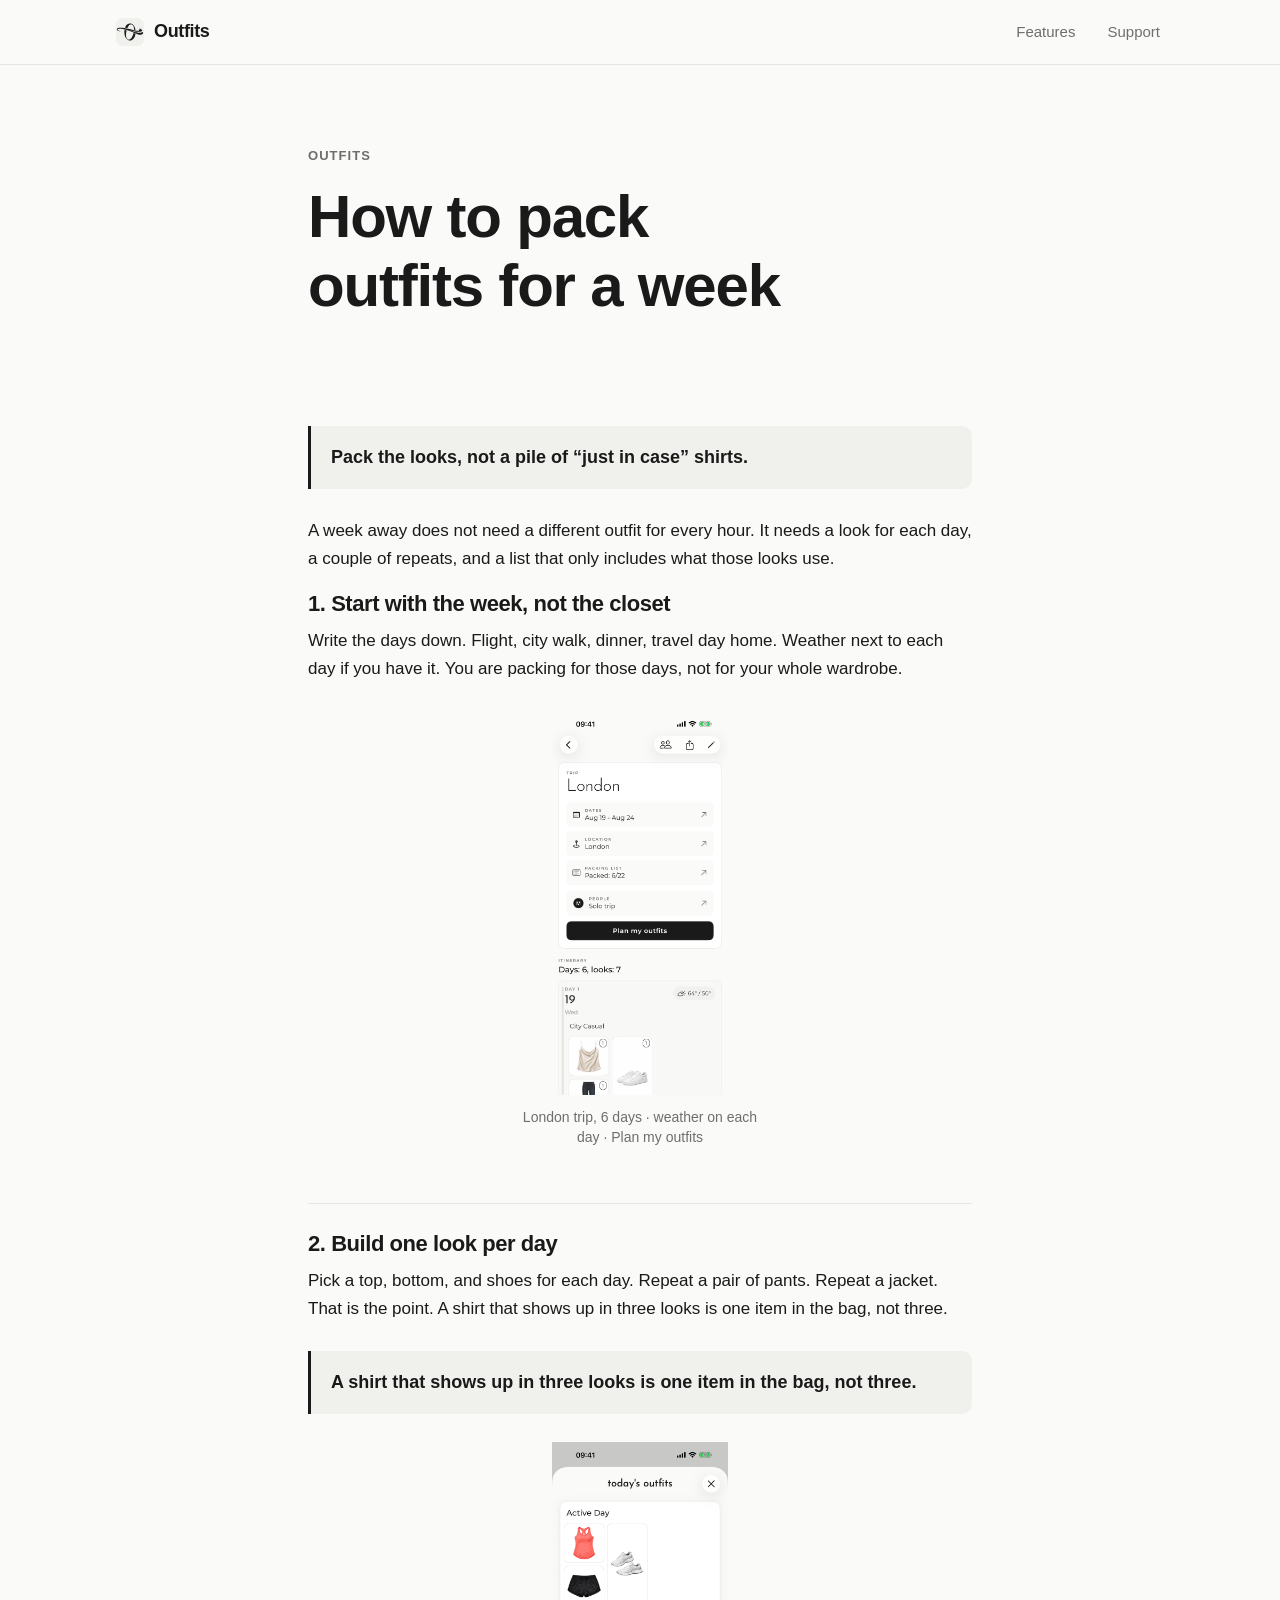
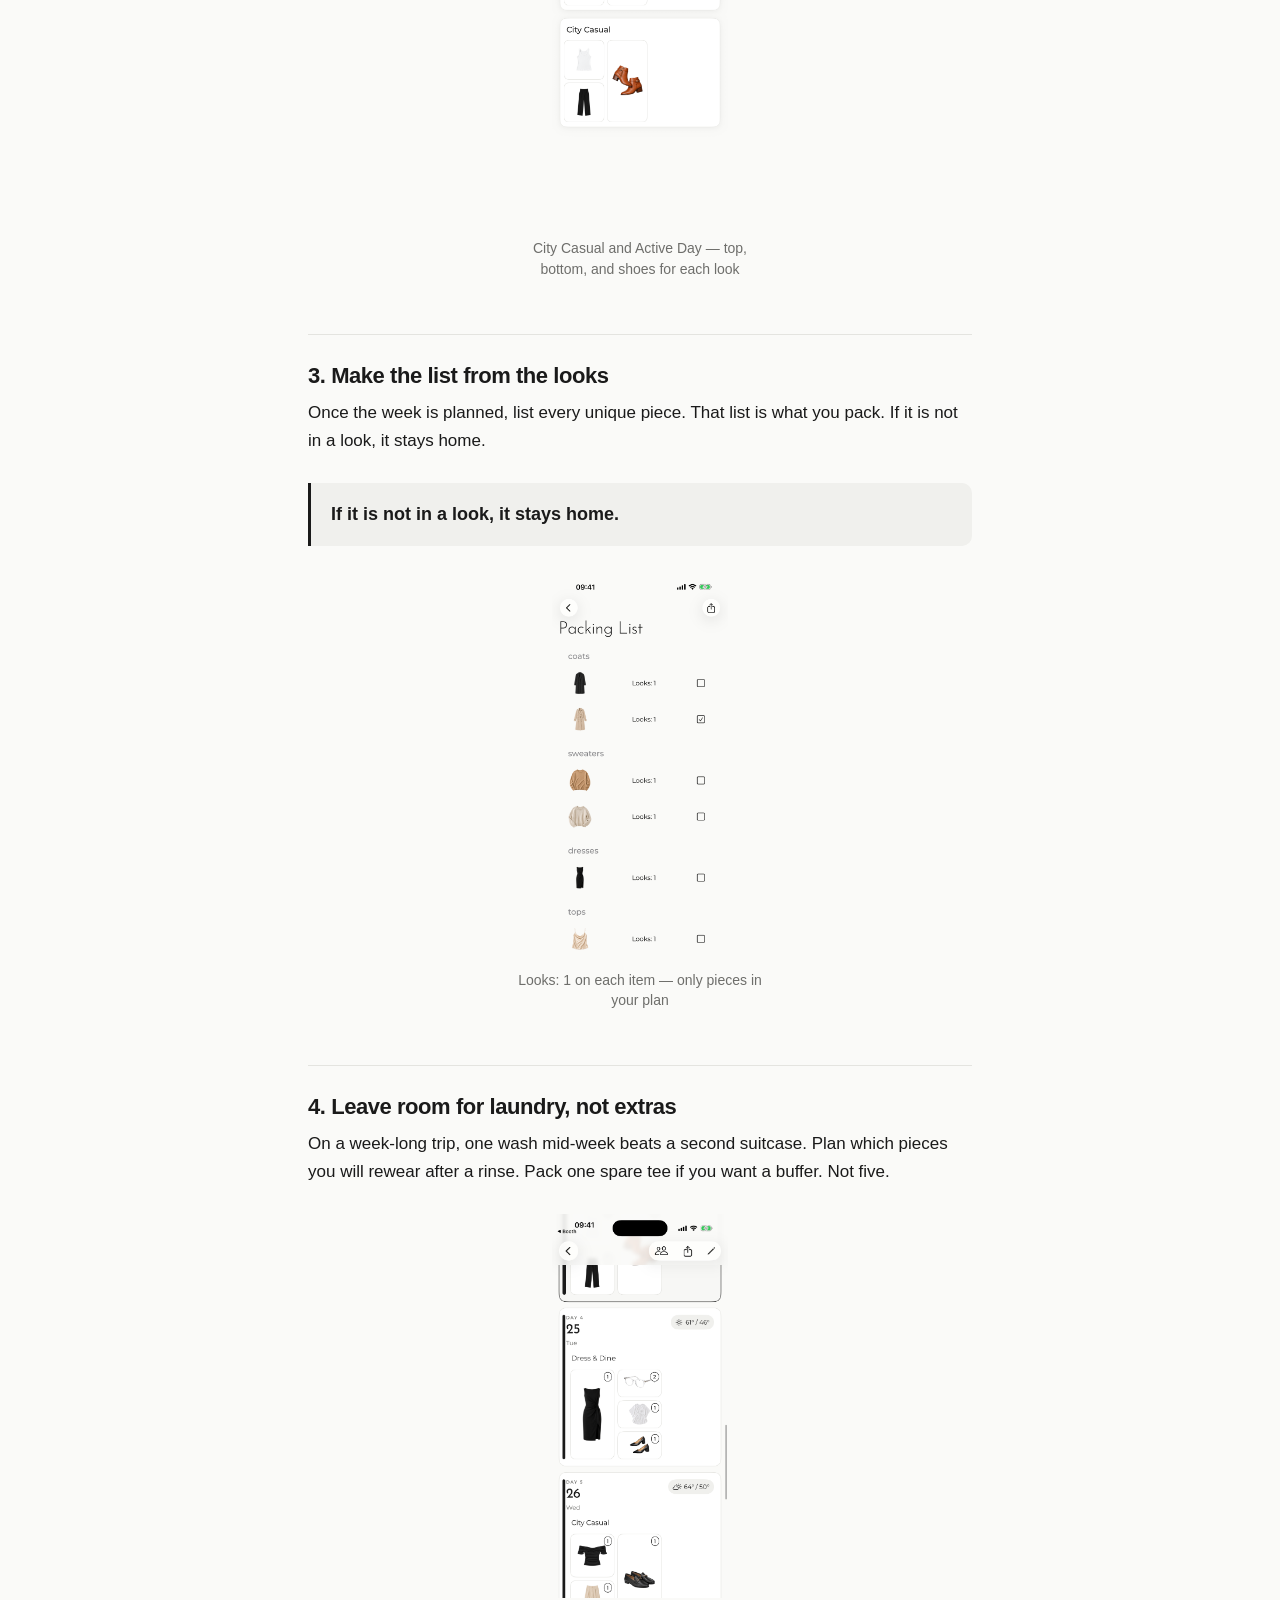
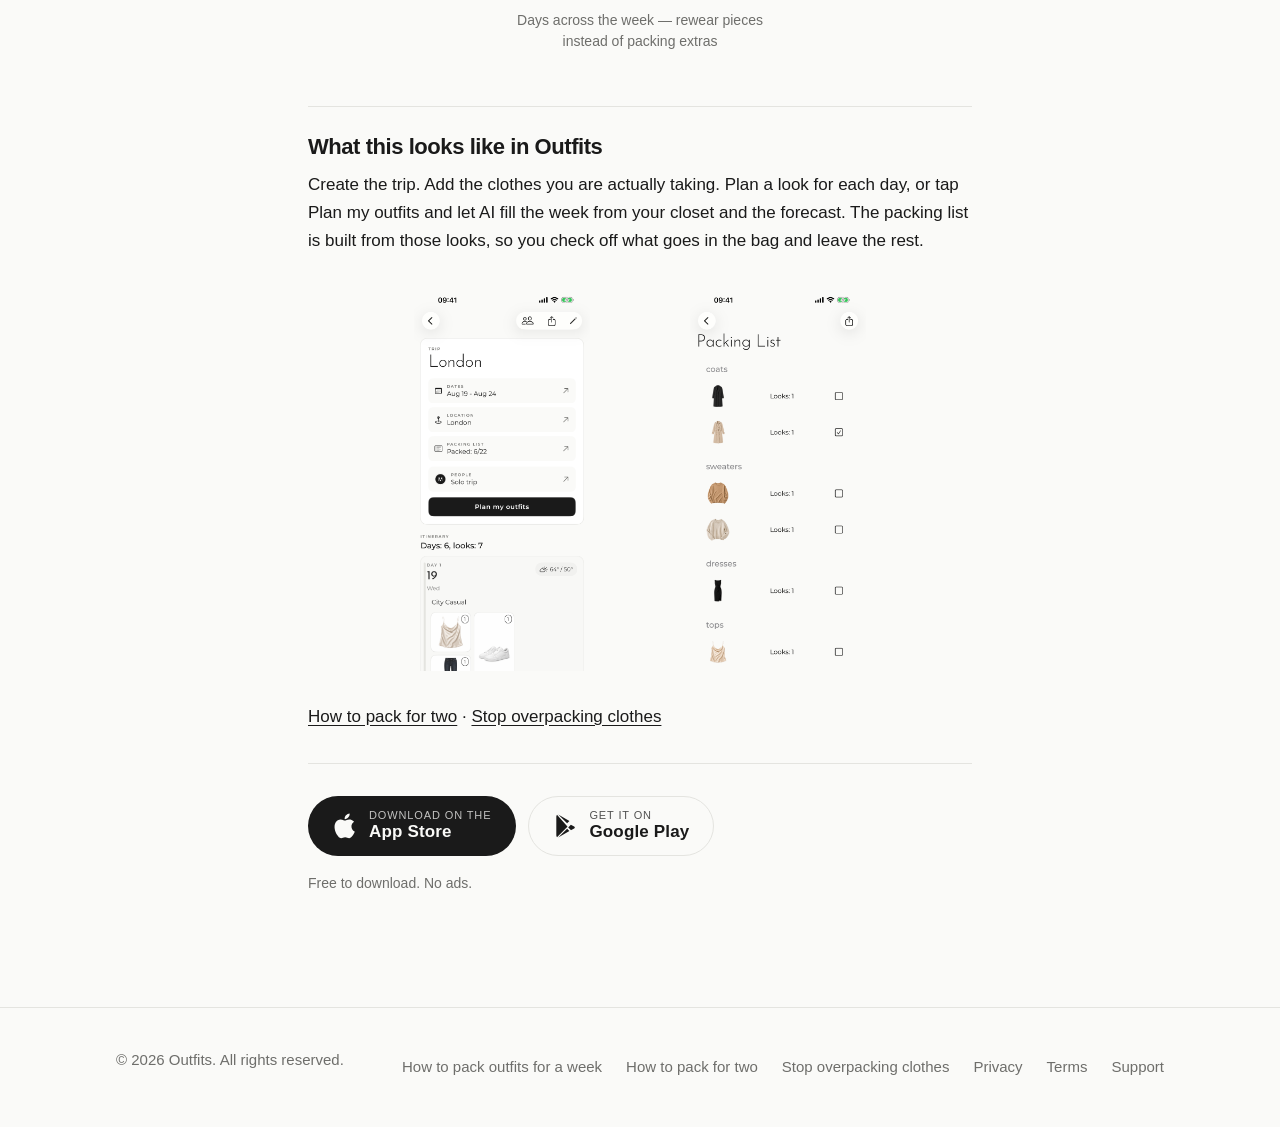
<file: pack-outfits-for-a-week/index.html>
<!DOCTYPE html>
<html lang="en">
<head>
  <meta charset="utf-8">
  <meta name="viewport" content="width=device-width, initial-scale=1">
  <title>How to pack outfits for a week</title>
  <meta name="description" content="Plan a look for each day, then pack only those pieces. A one-week trip packing method that stops extra shirts from landing in the bag.">
  <link rel="canonical" href="https://outfitstravel.app/pack-outfits-for-a-week/">
  <meta name="robots" content="index, follow">

  <meta name="theme-color" content="#fafaf8" media="(prefers-color-scheme: light)">
  <meta name="theme-color" content="#0e0e0f" media="(prefers-color-scheme: dark)">
  <link rel="icon" href="/favicon.ico" sizes="32x32">
  <link rel="icon" href="/favicon.svg" type="image/svg+xml">
  <link rel="icon" href="/favicon.png" type="image/png" sizes="32x32">
  <link rel="apple-touch-icon" href="/apple-touch-icon.png">

  <meta property="og:type" content="website">
  <meta property="og:site_name" content="Outfits">
  <meta property="og:title" content="How to pack outfits for a week">
  <meta property="og:description" content="Plan a look for each day, then pack only those pieces. A one-week trip packing method that stops extra shirts from landing in the bag.">
  <meta property="og:url" content="https://outfitstravel.app/pack-outfits-for-a-week/">
  <meta property="og:image" content="https://outfitstravel.app/assets/og-image.png">
  <meta name="twitter:card" content="summary_large_image">
  <meta name="twitter:title" content="How to pack outfits for a week">
  <meta name="twitter:description" content="Plan a look for each day, then pack only those pieces. A one-week trip packing method that stops extra shirts from landing in the bag.">
  <meta name="twitter:image" content="https://outfitstravel.app/assets/og-image.png">

  <link rel="stylesheet" href="/styles.css">
  <script src="/script.js" defer></script>
</head>
<body>
  <a class="skip-link" href="#main">Skip to content</a>

  <header class="site-header">
    <div class="container site-header__inner">
      <a class="brand" href="/" aria-label="Outfits home">
        <img src="/favicon.svg" width="28" height="28" alt="">
        Outfits
      </a>
      <nav class="site-nav" aria-label="Primary">
        <a href="/#features">Features</a>
        <a href="/support/">Support</a>
      </nav>
    </div>
  </header>

  <main id="main">
    <header class="page-header container container--narrow">
      <span class="meta"><a href="/">Outfits</a></span>
      <h1>How to pack outfits for a week</h1>
    </header>

    <article class="prose container container--narrow">
      <blockquote class="prose-callout">
        <p>Pack the looks, not a pile of “just in case” shirts.</p>
      </blockquote>
      <p>
        A week away does not need a different outfit for every hour. It needs a
        look for each day, a couple of repeats, and a list that only includes
        what those looks use.
      </p>

      <h2 id="start-with-the-week">1. Start with the week, not the closet</h2>
      <p>
        Write the days down. Flight, city walk, dinner, travel day home. Weather
        next to each day if you have it. You are packing for those days, not for
        your whole wardrobe.
      </p>
      <figure class="screenshot-figure">
        <img src="/assets/screenshots/trip-plan.png" width="1320" height="2868" alt="Outfits trip screen for a six-day London trip, with a Plan my outfits button and a City Casual look on day 1.">
        <figcaption>London trip, 6 days · weather on each day · Plan my outfits</figcaption>
      </figure>

      <h2 id="build-one-look-per-day">2. Build one look per day</h2>
      <p>
        Pick a top, bottom, and shoes for each day. Repeat a pair of pants.
        Repeat a jacket. That is the point. A shirt that shows up in three looks
        is one item in the bag, not three.
      </p>
      <blockquote class="prose-callout">
        <p>A shirt that shows up in three looks is one item in the bag, not three.</p>
      </blockquote>
      <figure class="screenshot-figure">
        <img src="/assets/screenshots/daily-looks.png" width="1320" height="2868" alt="Outfits today’s outfits screen with a City Casual look and an Active Day look.">
        <figcaption>City Casual and Active Day — top, bottom, and shoes for each look</figcaption>
      </figure>

      <h2 id="make-the-list-from-the-looks">3. Make the list from the looks</h2>
      <p>
        Once the week is planned, list every unique piece. That list is what you
        pack. If it is not in a look, it stays home.
      </p>
      <blockquote class="prose-callout">
        <p>If it is not in a look, it stays home.</p>
      </blockquote>
      <figure class="screenshot-figure">
        <img src="/assets/screenshots/packing-list.png" width="1320" height="2868" alt="Outfits packing list grouped by coats, sweaters, and dresses, each with a look count and a checkbox.">
        <figcaption>Looks: 1 on each item — only pieces in your plan</figcaption>
      </figure>

      <h2 id="leave-room-for-laundry">4. Leave room for laundry, not extras</h2>
      <p>
        On a week-long trip, one wash mid-week beats a second suitcase. Plan
        which pieces you will rewear after a rinse. Pack one spare tee if you
        want a buffer. Not five.
      </p>
      <figure class="screenshot-figure">
        <img src="/assets/screenshots/trip-plan-multiday.png" width="1206" height="2622" alt="Outfits trip itinerary showing multiple days with planned looks and item wear counts.">
        <figcaption>Days across the week — rewear pieces instead of packing extras</figcaption>
      </figure>

      <h2 id="in-outfits">What this looks like in Outfits</h2>
      <p>
        Create the trip. Add the clothes you are actually taking. Plan a look
        for each day, or tap Plan my outfits and let AI fill the week from your
        closet and the forecast. The packing list is built from those looks, so
        you check off what goes in the bag and leave the rest.
      </p>
      <div class="screenshot-row">
        <img src="/assets/screenshots/trip-plan.png" width="1320" height="2868" alt="Outfits trip screen for a six-day London trip, with a Plan my outfits button and a City Casual look on day 1.">
        <img src="/assets/screenshots/packing-list.png" width="1320" height="2868" alt="Outfits packing list grouped by coats, sweaters, and dresses, each with a look count and a checkbox.">
      </div>

      <p class="page-related">
        <a href="/pack-for-two/">How to pack for two</a>
        <span aria-hidden="true"> · </span>
        <a href="/stop-overpacking-clothes/">Stop overpacking clothes</a>
      </p>

      <div class="page-download">
        <div class="btn-row">
          <a class="btn btn--primary btn--store" href="https://apps.apple.com/us/app/outfits-travel-clothing-plans/id6467569577">
            <svg class="btn__icon" viewBox="0 0 24 24" fill="currentColor" aria-hidden="true">
              <path d="M17.05 12.54c-.03-2.9 2.37-4.29 2.48-4.36-1.35-1.97-3.45-2.24-4.2-2.27-1.79-.18-3.49 1.05-4.4 1.05-.9 0-2.3-1.02-3.79-1-1.95.03-3.74 1.13-4.74 2.87-2.02 3.5-.52 8.69 1.45 11.53.96 1.39 2.11 2.95 3.62 2.9 1.45-.06 2-.94 3.75-.94s2.25.94 3.79.91c1.56-.03 2.55-1.42 3.51-2.82 1.1-1.62 1.56-3.18 1.58-3.26-.03-.02-3.03-1.16-3.05-4.61zM14.16 4.02c.8-.97 1.34-2.32 1.19-3.66-1.15.05-2.55.77-3.38 1.74-.74.86-1.39 2.23-1.22 3.55 1.29.1 2.6-.65 3.41-1.63z"/>
            </svg>
            <span class="btn__label"><small>Download on the</small><span>App Store</span></span>
          </a>
          <a class="btn btn--secondary btn--store" href="https://play.google.com/store/apps/details?id=com.milesau.Outfits">
            <svg class="btn__icon" viewBox="0 0 24 24" fill="currentColor" aria-hidden="true">
              <path d="M3.6 1.8c-.34.36-.54.9-.54 1.6v17.2c0 .7.2 1.24.54 1.6l.08.08L13.3 12.6v-.23L3.68 1.72l-.08.08zm12.9 14L14.03 13.3l2.47-2.48 3.02 1.72c.86.49.86 1.29 0 1.78l-3.02 1.5zM4.8 22.6l10.36-5.9-2.13-2.13L4.8 22.6zm0-21.2 8.23 8.03 2.13-2.13L4.8 1.4z"/>
            </svg>
            <span class="btn__label"><small>Get it on</small><span>Google Play</span></span>
          </a>
        </div>
        <p class="hero__note">Free to download. No ads.</p>
      </div>
    </article>
  </main>

  <footer class="site-footer">
    <div class="container site-footer__inner">
      <p>&copy; <span data-year>2026</span> Outfits. All rights reserved.</p>
      <nav aria-label="Footer">
        <a href="/pack-outfits-for-a-week/" aria-current="page">How to pack outfits for a week</a>
        <a href="/pack-for-two/">How to pack for two</a>
        <a href="/stop-overpacking-clothes/">Stop overpacking clothes</a>
        <a href="/privacy/">Privacy</a>
        <a href="/terms/">Terms</a>
        <a href="/support/">Support</a>
      </nav>
    </div>
  </footer>
</body>
</html>
</file>
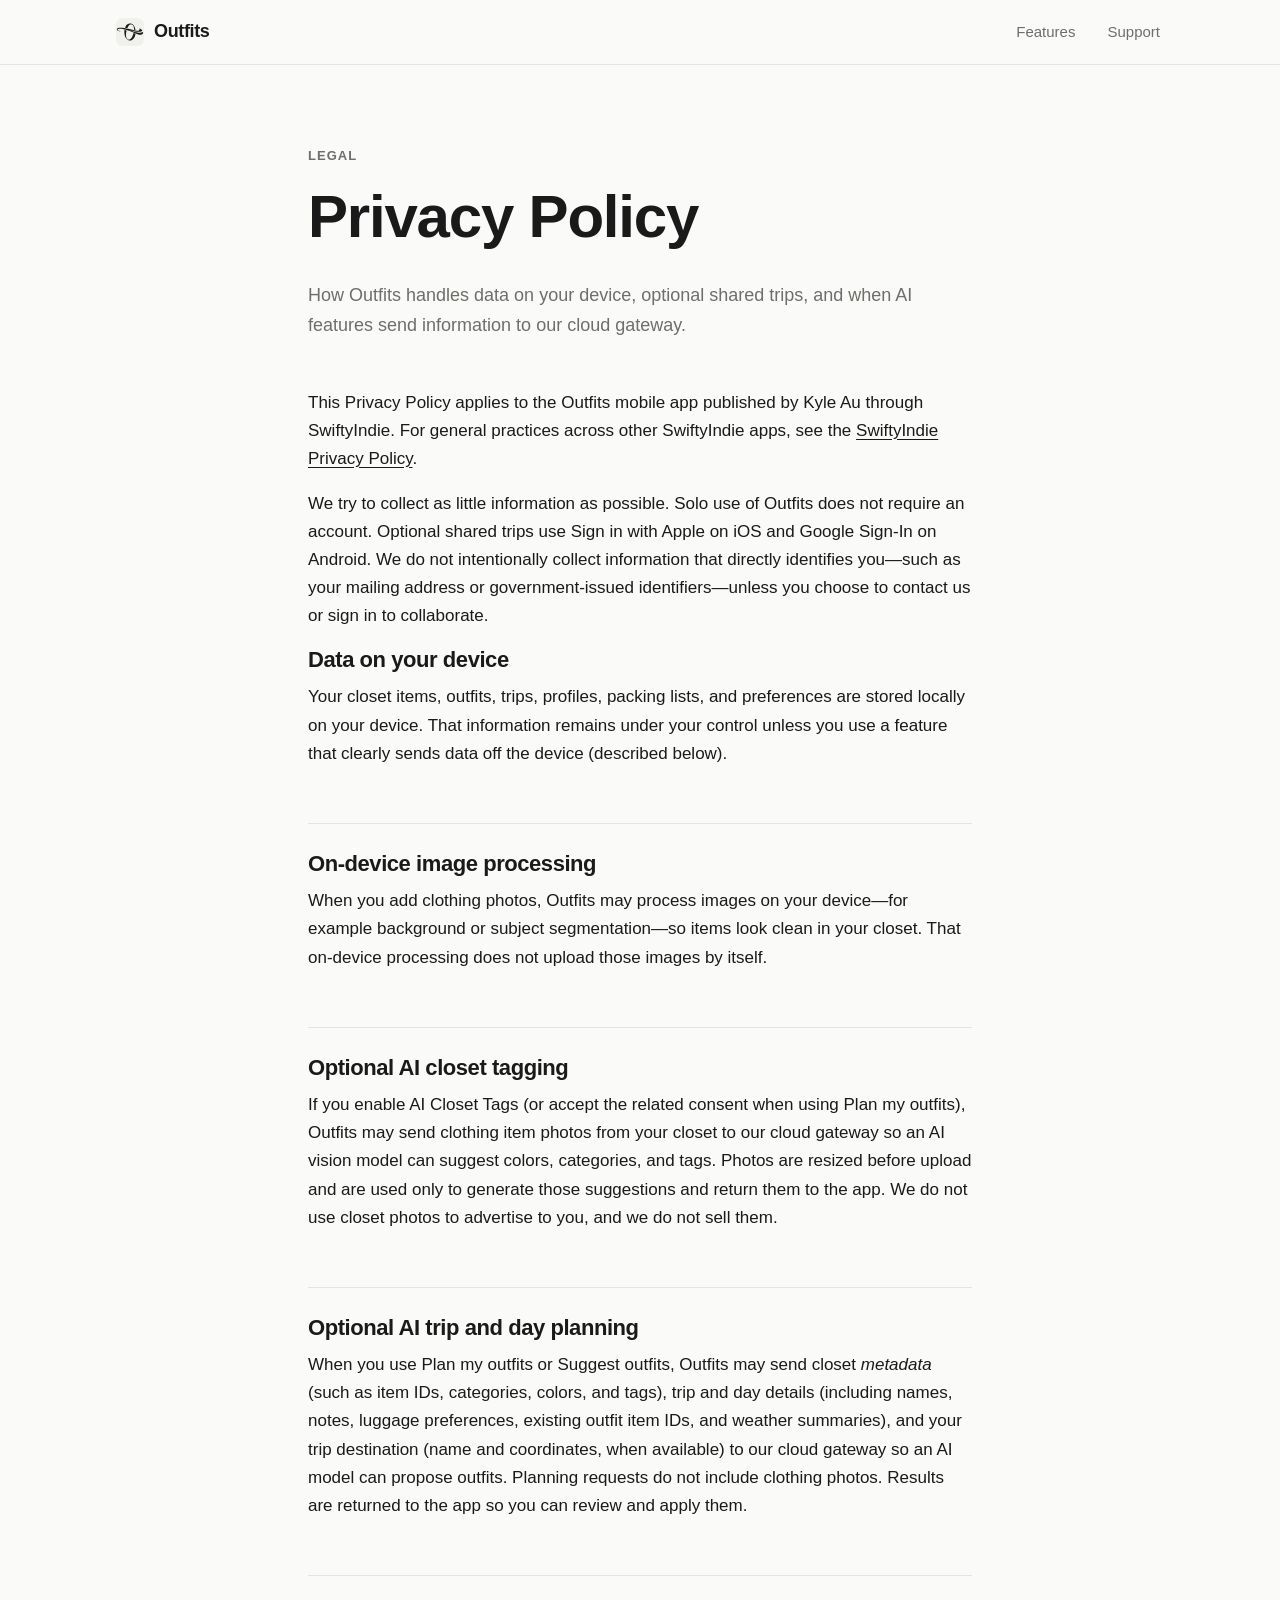
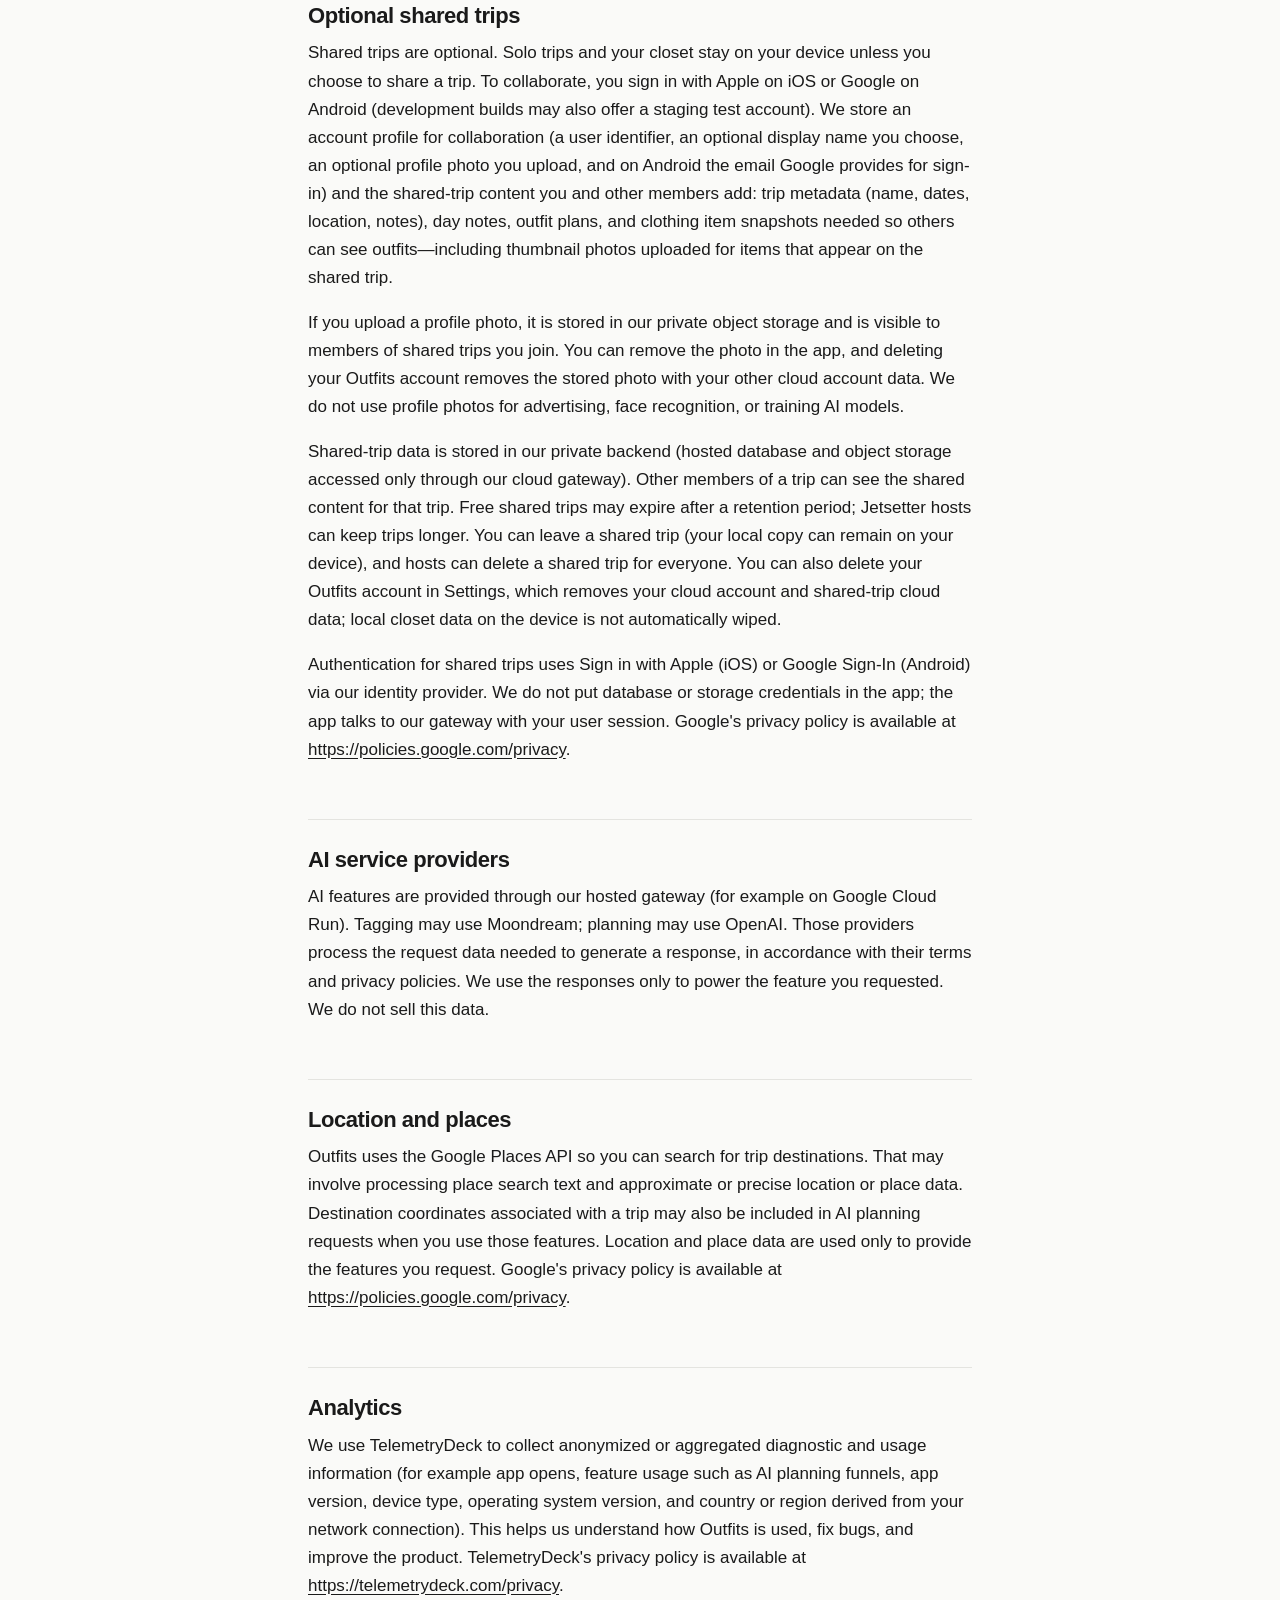
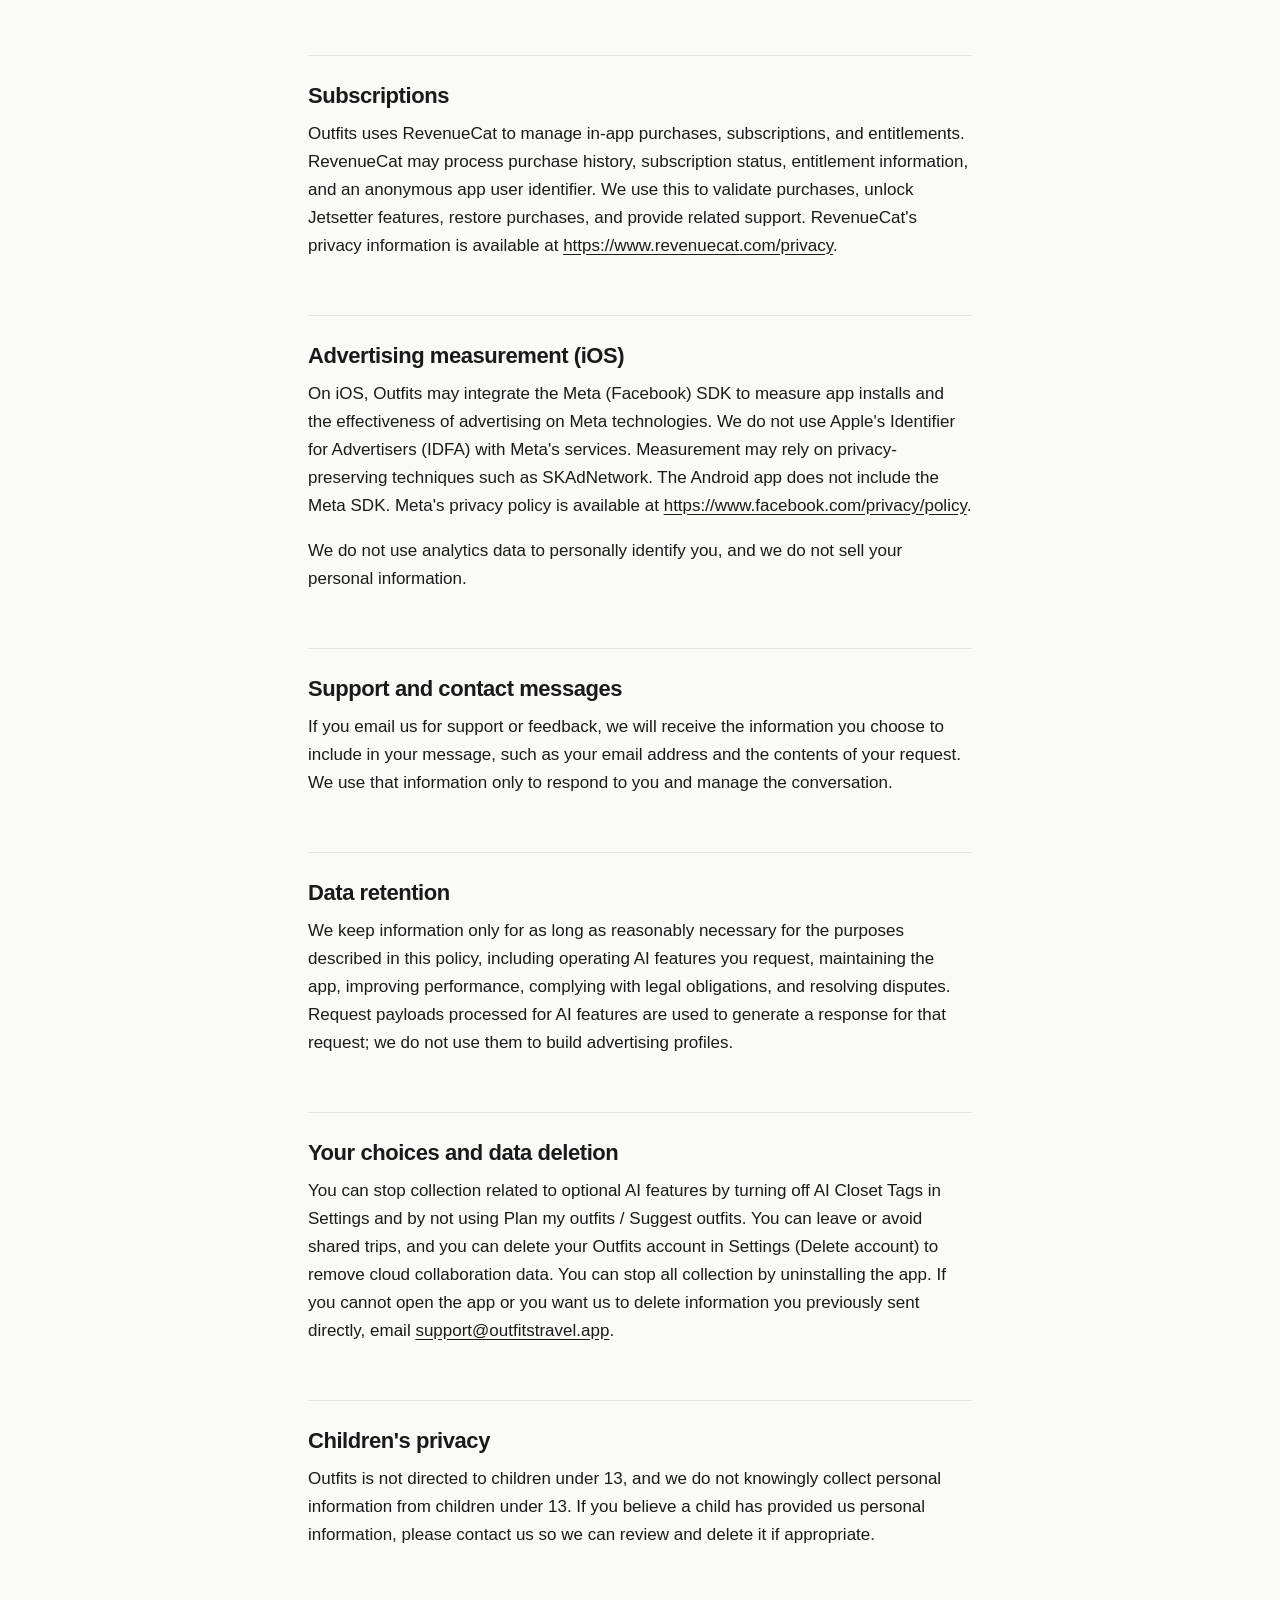
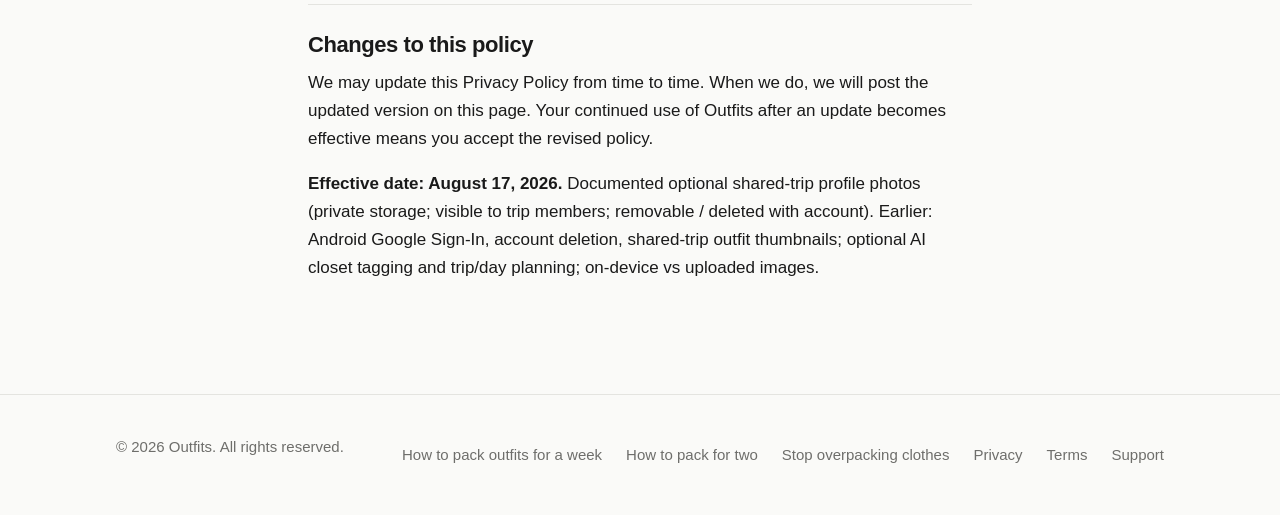
<file: privacy/index.html>
<!DOCTYPE html>
<html lang="en">
<head>
  <meta charset="utf-8">
  <meta name="viewport" content="width=device-width, initial-scale=1">
  <title>Privacy Policy — Outfits</title>
  <meta name="description" content="How Outfits handles data on your device, optional shared trips, Google Sign-In or Sign in with Apple, and AI features.">
  <link rel="canonical" href="https://outfitstravel.app/privacy/">
  <meta name="robots" content="index, follow">

  <meta name="theme-color" content="#fafaf8" media="(prefers-color-scheme: light)">
  <meta name="theme-color" content="#0e0e0f" media="(prefers-color-scheme: dark)">
  <link rel="icon" href="/favicon.ico" sizes="32x32">
  <link rel="icon" href="/favicon.svg" type="image/svg+xml">
  <link rel="icon" href="/favicon.png" type="image/png" sizes="32x32">
  <link rel="apple-touch-icon" href="/apple-touch-icon.png">

  <meta property="og:type" content="website">
  <meta property="og:site_name" content="Outfits">
  <meta property="og:title" content="Privacy Policy — Outfits">
  <meta property="og:description" content="How Outfits handles data on your device, optional shared trips, Google Sign-In or Sign in with Apple, and AI features.">
  <meta property="og:url" content="https://outfitstravel.app/privacy/">
  <meta property="og:image" content="https://outfitstravel.app/assets/og-image.png">
  <meta name="twitter:card" content="summary">
  <meta name="twitter:image" content="https://outfitstravel.app/assets/og-image.png">
  <meta name="twitter:title" content="Privacy Policy — Outfits">
  <meta name="twitter:description" content="How Outfits handles data on your device, optional shared trips, Google Sign-In or Sign in with Apple, and AI features.">

  <link rel="stylesheet" href="/styles.css">
  <script src="/script.js" defer></script>
</head>
<body>
  <a class="skip-link" href="#main">Skip to content</a>

  <header class="site-header">
    <div class="container site-header__inner">
      <a class="brand" href="/" aria-label="Outfits home">
        <img src="/favicon.svg" width="28" height="28" alt="">
        Outfits
      </a>
      <nav class="site-nav" aria-label="Primary">
        <a href="/#features">Features</a>
        <a href="/support/">Support</a>
      </nav>
    </div>
  </header>

  <main id="main">
    <header class="page-header container container--narrow">
      <span class="meta">Legal</span>
      <h1>Privacy Policy</h1>
      <p>
        How Outfits handles data on your device, optional shared trips, and
        when AI features send information to our cloud gateway.
      </p>
    </header>

    <article class="prose container container--narrow">
      <p>
        This Privacy Policy applies to the Outfits mobile app published by Kyle
        Au through SwiftyIndie. For general practices across other SwiftyIndie
        apps, see the
        <a href="https://milesau.com/SwiftyIndie/#/privacy_policy">SwiftyIndie Privacy Policy</a>.
      </p>
      <p>
        We try to collect as little information as possible. Solo use of Outfits
        does not require an account. Optional shared trips use Sign in with
        Apple on iOS and Google Sign-In on Android. We do not intentionally
        collect information that directly identifies you&mdash;such as your
        mailing address or government-issued identifiers&mdash;unless you choose
        to contact us or sign in to collaborate.
      </p>

      <h2 id="data-on-your-device">Data on your device</h2>
      <p>
        Your closet items, outfits, trips, profiles, packing lists, and
        preferences are stored locally on your device. That information remains
        under your control unless you use a feature that clearly sends data off
        the device (described below).
      </p>

      <h2 id="on-device-image-processing">On-device image processing</h2>
      <p>
        When you add clothing photos, Outfits may process images on your
        device&mdash;for example background or subject segmentation&mdash;so items
        look clean in your closet. That on-device processing does not upload
        those images by itself.
      </p>

      <h2 id="ai-closet-tagging">Optional AI closet tagging</h2>
      <p>
        If you enable AI Closet Tags (or accept the related consent when using
        Plan my outfits), Outfits may send clothing item photos from your closet
        to our cloud gateway so an AI vision model can suggest colors,
        categories, and tags. Photos are resized before upload and are used only
        to generate those suggestions and return them to the app. We do not use
        closet photos to advertise to you, and we do not sell them.
      </p>

      <h2 id="ai-trip-planning">Optional AI trip and day planning</h2>
      <p>
        When you use Plan my outfits or Suggest outfits, Outfits may send closet
        <em>metadata</em> (such as item IDs, categories, colors, and tags), trip
        and day details (including names, notes, luggage preferences, existing
        outfit item IDs, and weather summaries), and your trip destination (name
        and coordinates, when available) to our cloud gateway so an AI model can
        propose outfits. Planning requests do not include clothing photos.
        Results are returned to the app so you can review and apply them.
      </p>

      <h2 id="shared-trips">Optional shared trips</h2>
      <p>
        Shared trips are optional. Solo trips and your closet stay on your device
        unless you choose to share a trip. To collaborate, you sign in with Apple
        on iOS or Google on Android (development builds may also offer a staging
        test account). We store an account profile for collaboration (a user
        identifier, an optional display name you choose, an optional profile
        photo you upload, and on Android the email Google provides for sign-in)
        and the shared-trip content you and other members add: trip metadata
        (name, dates, location, notes), day notes, outfit plans, and clothing
        item snapshots needed so others can see outfits&mdash;including
        thumbnail photos uploaded for items that appear on the shared trip.
      </p>
      <p>
        If you upload a profile photo, it is stored in our private object
        storage and is visible to members of shared trips you join. You can
        remove the photo in the app, and deleting your Outfits account removes
        the stored photo with your other cloud account data. We do not use
        profile photos for advertising, face recognition, or training AI
        models.
      </p>
      <p>
        Shared-trip data is stored in our private backend (hosted database and
        object storage accessed only through our cloud gateway). Other members
        of a trip can see the shared content for that trip. Free shared trips
        may expire after a retention period; Jetsetter hosts can keep trips
        longer. You can leave a shared trip (your local copy can remain on your
        device), and hosts can delete a shared trip for everyone. You can also
        delete your Outfits account in Settings, which removes your cloud
        account and shared-trip cloud data; local closet data on the device is
        not automatically wiped.
      </p>
      <p>
        Authentication for shared trips uses Sign in with Apple (iOS) or Google
        Sign-In (Android) via our identity provider. We do not put database or
        storage credentials in the app; the app talks to our gateway with your
        user session. Google&apos;s privacy policy is available at
        <a href="https://policies.google.com/privacy">https://policies.google.com/privacy</a>.
      </p>

      <h2 id="ai-service-providers">AI service providers</h2>
      <p>
        AI features are provided through our hosted gateway (for example on
        Google Cloud Run). Tagging may use Moondream; planning may use OpenAI.
        Those providers process the request data needed to generate a response,
        in accordance with their terms and privacy policies. We use the
        responses only to power the feature you requested. We do not sell this
        data.
      </p>

      <h2 id="location-and-places">Location and places</h2>
      <p>
        Outfits uses the Google Places API so you can search for trip
        destinations. That may involve processing place search text and
        approximate or precise location or place data. Destination coordinates
        associated with a trip may also be included in AI planning requests when
        you use those features. Location and place data are used only to provide
        the features you request. Google&apos;s privacy policy is available at
        <a href="https://policies.google.com/privacy">https://policies.google.com/privacy</a>.
      </p>

      <h2 id="analytics">Analytics</h2>
      <p>
        We use TelemetryDeck to collect anonymized or aggregated diagnostic and
        usage information (for example app opens, feature usage such as AI
        planning funnels, app version, device type, operating system version,
        and country or region derived from your network connection). This helps
        us understand how Outfits is used, fix bugs, and improve the product.
        TelemetryDeck&apos;s privacy policy is available at
        <a href="https://telemetrydeck.com/privacy">https://telemetrydeck.com/privacy</a>.
      </p>

      <h2 id="subscriptions">Subscriptions</h2>
      <p>
        Outfits uses RevenueCat to manage in-app purchases, subscriptions, and
        entitlements. RevenueCat may process purchase history, subscription
        status, entitlement information, and an anonymous app user identifier.
        We use this to validate purchases, unlock Jetsetter features, restore
        purchases, and provide related support. RevenueCat&apos;s privacy
        information is available at
        <a href="https://www.revenuecat.com/privacy">https://www.revenuecat.com/privacy</a>.
      </p>

      <h2 id="advertising-measurement">Advertising measurement (iOS)</h2>
      <p>
        On iOS, Outfits may integrate the Meta (Facebook) SDK to measure app
        installs and the effectiveness of advertising on Meta technologies. We
        do not use Apple&apos;s Identifier for Advertisers (IDFA) with
        Meta&apos;s services. Measurement may rely on privacy-preserving
        techniques such as SKAdNetwork. The Android app does not include the
        Meta SDK. Meta&apos;s privacy policy is available at
        <a href="https://www.facebook.com/privacy/policy">https://www.facebook.com/privacy/policy</a>.
      </p>
      <p>
        We do not use analytics data to personally identify you, and we do not
        sell your personal information.
      </p>

      <h2 id="support-messages">Support and contact messages</h2>
      <p>
        If you email us for support or feedback, we will receive the information
        you choose to include in your message, such as your email address and
        the contents of your request. We use that information only to respond to
        you and manage the conversation.
      </p>

      <h2 id="data-retention">Data retention</h2>
      <p>
        We keep information only for as long as reasonably necessary for the
        purposes described in this policy, including operating AI features you
        request, maintaining the app, improving performance, complying with
        legal obligations, and resolving disputes. Request payloads processed
        for AI features are used to generate a response for that request; we do
        not use them to build advertising profiles.
      </p>

      <h2 id="your-choices">Your choices and data deletion</h2>
      <p>
        You can stop collection related to optional AI features by turning off
        AI Closet Tags in Settings and by not using Plan my outfits / Suggest
        outfits. You can leave or avoid shared trips, and you can delete your
        Outfits account in Settings (Delete account) to remove cloud
        collaboration data. You can stop all collection by uninstalling the app.
        If you cannot open the app or you want us to delete information you
        previously sent directly, email
        <a href="mailto:support@outfitstravel.app">support@outfitstravel.app</a>.
      </p>

      <h2 id="childrens-privacy">Children's privacy</h2>
      <p>
        Outfits is not directed to children under 13, and we do not knowingly
        collect personal information from children under 13. If you believe a
        child has provided us personal information, please contact us so we can
        review and delete it if appropriate.
      </p>

      <h2 id="changes">Changes to this policy</h2>
      <p>
        We may update this Privacy Policy from time to time. When we do, we will
        post the updated version on this page. Your continued use of Outfits
        after an update becomes effective means you accept the revised policy.
      </p>

      <p>
        <strong>Effective date: August 17, 2026.</strong> Documented optional
        shared-trip profile photos (private storage; visible to trip members;
        removable / deleted with account). Earlier: Android Google Sign-In,
        account deletion, shared-trip outfit thumbnails; optional AI closet
        tagging and trip/day planning; on-device vs uploaded images.
      </p>
    </article>
  </main>

  <footer class="site-footer">
    <div class="container site-footer__inner">
      <p>&copy; <span data-year>2026</span> Outfits. All rights reserved.</p>
      <nav aria-label="Footer">
        <a href="/pack-outfits-for-a-week/">How to pack outfits for a week</a>
        <a href="/pack-for-two/">How to pack for two</a>
        <a href="/stop-overpacking-clothes/">Stop overpacking clothes</a>
        <a href="/privacy/" aria-current="page">Privacy</a>
        <a href="/terms/">Terms</a>
        <a href="/support/">Support</a>
      </nav>
    </div>
  </footer>
</body>
</html>
</file>
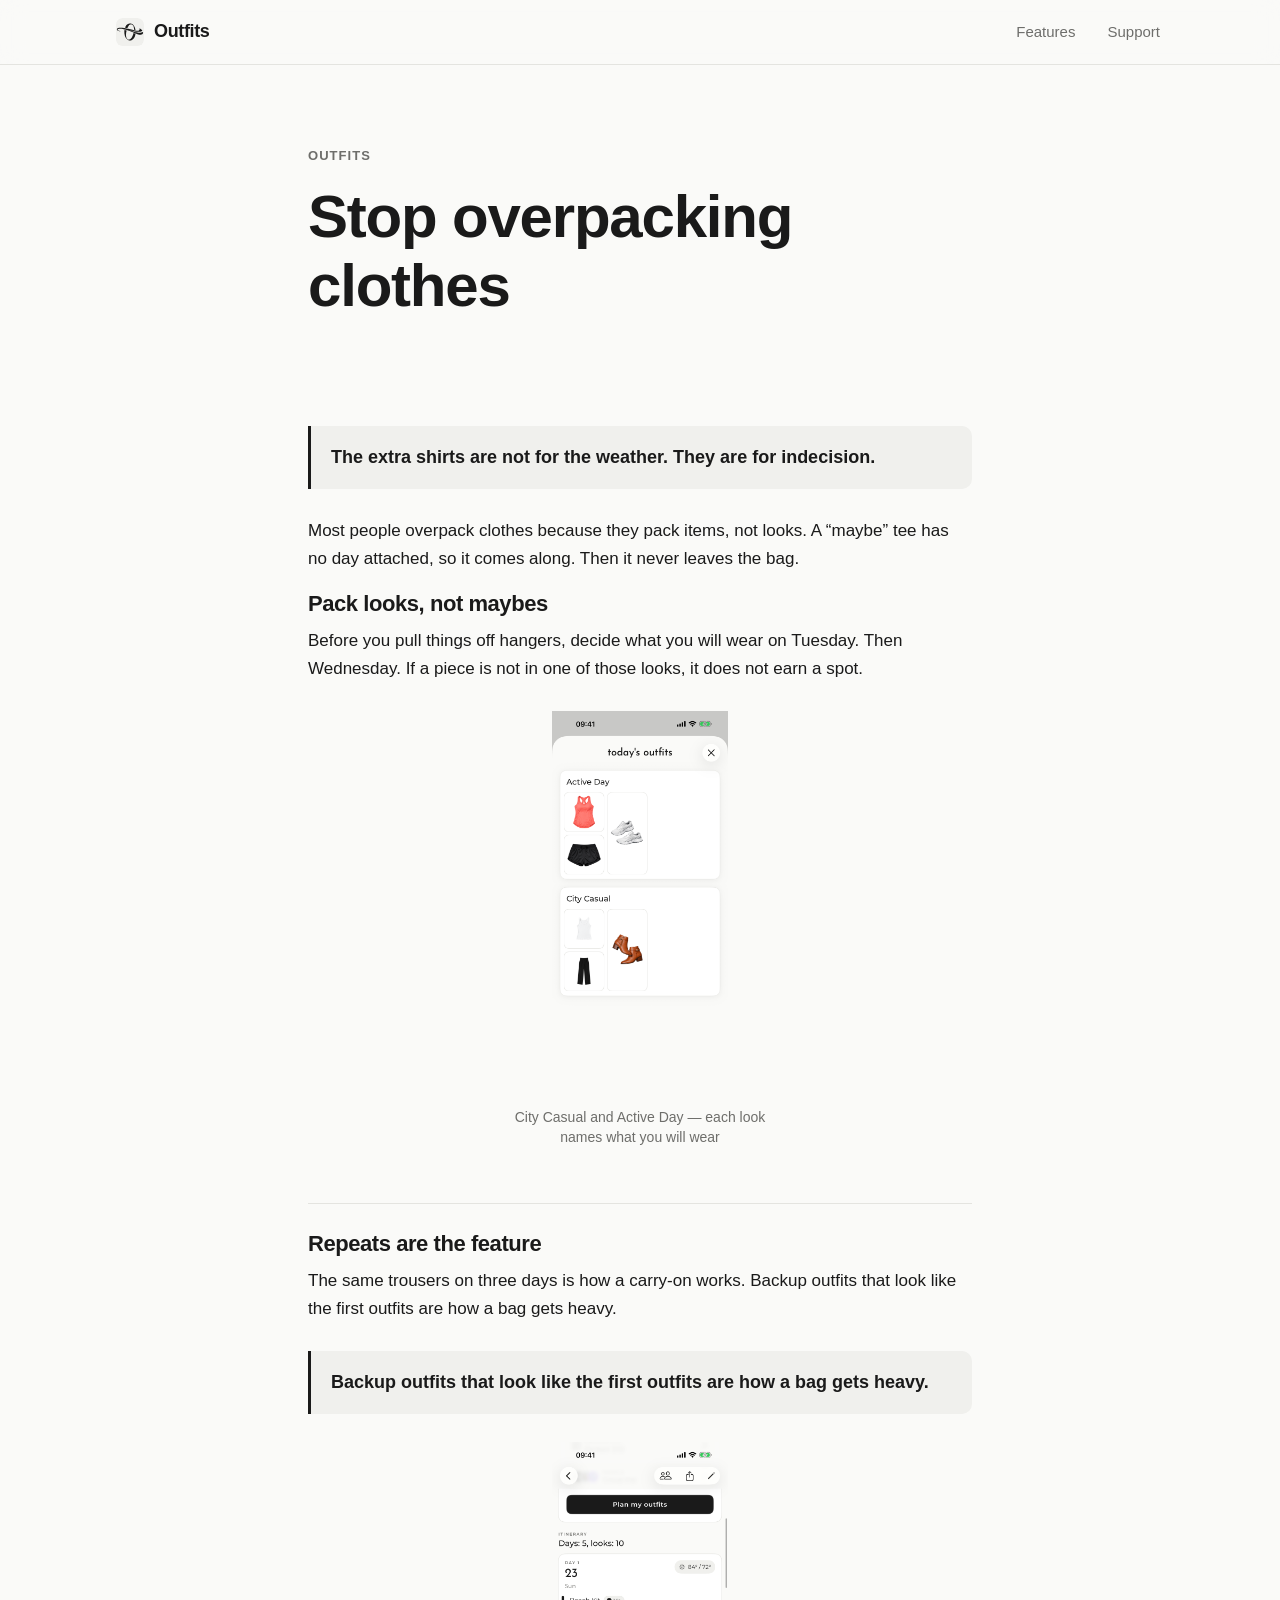
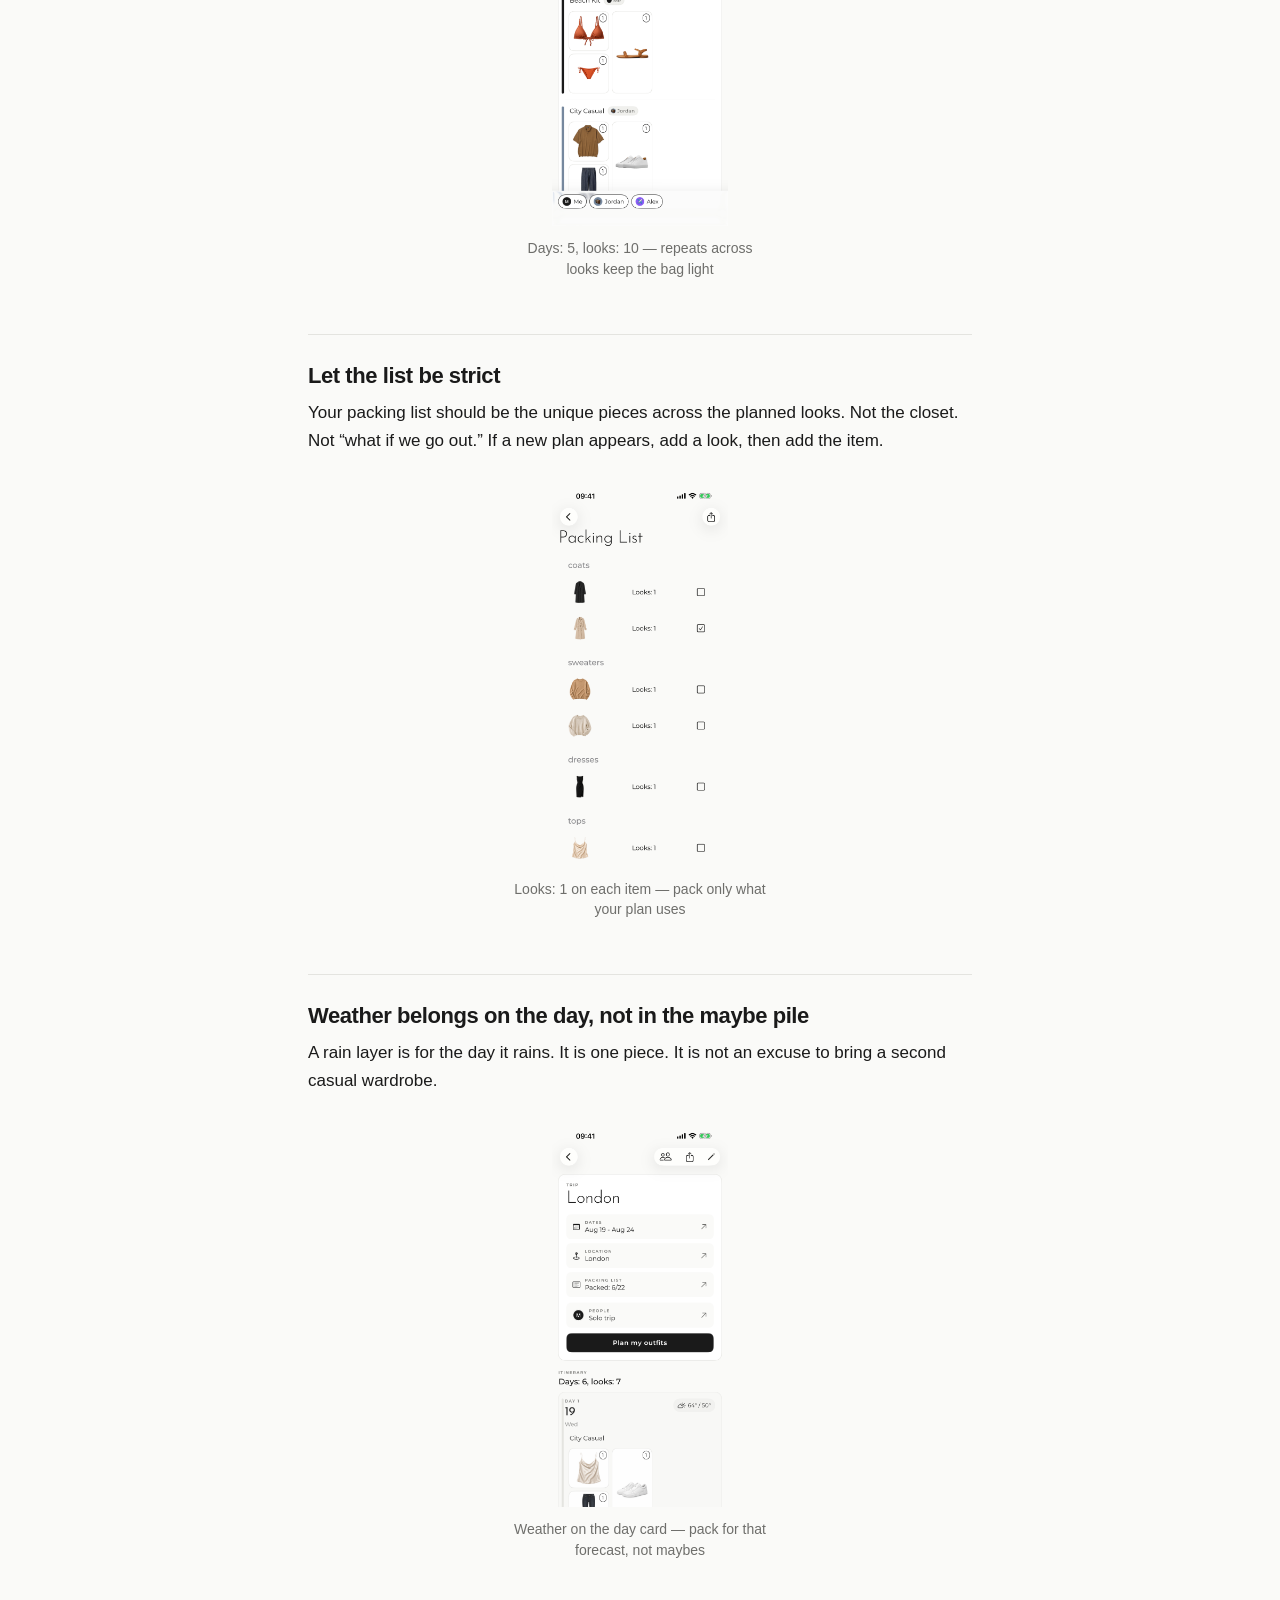
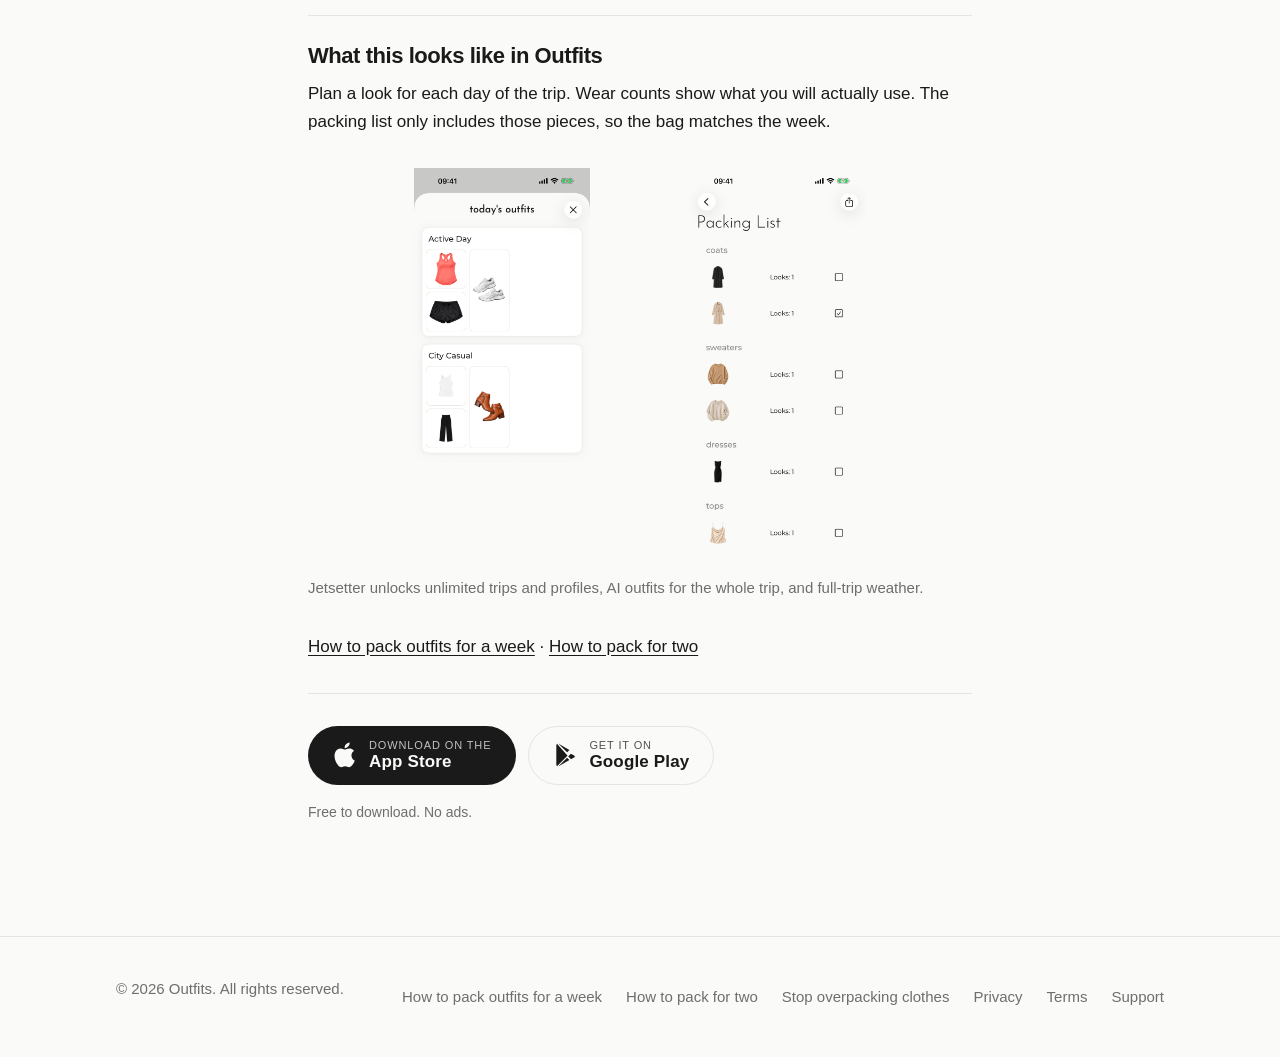
<file: stop-overpacking-clothes/index.html>
<!DOCTYPE html>
<html lang="en">
<head>
  <meta charset="utf-8">
  <meta name="viewport" content="width=device-width, initial-scale=1">
  <title>Stop overpacking clothes</title>
  <meta name="description" content="Overpacking clothes is the backup-outfit problem. Plan what you will wear each day and pack only those pieces.">
  <link rel="canonical" href="https://outfitstravel.app/stop-overpacking-clothes/">
  <meta name="robots" content="index, follow">

  <meta name="theme-color" content="#fafaf8" media="(prefers-color-scheme: light)">
  <meta name="theme-color" content="#0e0e0f" media="(prefers-color-scheme: dark)">
  <link rel="icon" href="/favicon.ico" sizes="32x32">
  <link rel="icon" href="/favicon.svg" type="image/svg+xml">
  <link rel="icon" href="/favicon.png" type="image/png" sizes="32x32">
  <link rel="apple-touch-icon" href="/apple-touch-icon.png">

  <meta property="og:type" content="website">
  <meta property="og:site_name" content="Outfits">
  <meta property="og:title" content="Stop overpacking clothes">
  <meta property="og:description" content="Overpacking clothes is the backup-outfit problem. Plan what you will wear each day and pack only those pieces.">
  <meta property="og:url" content="https://outfitstravel.app/stop-overpacking-clothes/">
  <meta property="og:image" content="https://outfitstravel.app/assets/og-image.png">
  <meta name="twitter:card" content="summary_large_image">
  <meta name="twitter:title" content="Stop overpacking clothes">
  <meta name="twitter:description" content="Overpacking clothes is the backup-outfit problem. Plan what you will wear each day and pack only those pieces.">
  <meta name="twitter:image" content="https://outfitstravel.app/assets/og-image.png">

  <link rel="stylesheet" href="/styles.css">
  <script src="/script.js" defer></script>
</head>
<body>
  <a class="skip-link" href="#main">Skip to content</a>

  <header class="site-header">
    <div class="container site-header__inner">
      <a class="brand" href="/" aria-label="Outfits home">
        <img src="/favicon.svg" width="28" height="28" alt="">
        Outfits
      </a>
      <nav class="site-nav" aria-label="Primary">
        <a href="/#features">Features</a>
        <a href="/support/">Support</a>
      </nav>
    </div>
  </header>

  <main id="main">
    <header class="page-header container container--narrow">
      <span class="meta"><a href="/">Outfits</a></span>
      <h1>Stop overpacking clothes</h1>
    </header>

    <article class="prose container container--narrow">
      <blockquote class="prose-callout">
        <p>The extra shirts are not for the weather. They are for indecision.</p>
      </blockquote>
      <p>
        Most people overpack clothes because they pack items, not looks. A
        “maybe” tee has no day attached, so it comes along. Then it never leaves
        the bag.
      </p>

      <h2 id="pack-looks-not-maybes">Pack looks, not maybes</h2>
      <p>
        Before you pull things off hangers, decide what you will wear on
        Tuesday. Then Wednesday. If a piece is not in one of those looks, it
        does not earn a spot.
      </p>
      <figure class="screenshot-figure">
        <img src="/assets/screenshots/daily-looks.png" width="1320" height="2868" alt="Outfits today’s outfits screen with a City Casual look and an Active Day look.">
        <figcaption>City Casual and Active Day — each look names what you will wear</figcaption>
      </figure>

      <h2 id="repeats-are-the-feature">Repeats are the feature</h2>
      <p>
        The same trousers on three days is how a carry-on works. Backup outfits
        that look like the first outfits are how a bag gets heavy.
      </p>
      <blockquote class="prose-callout">
        <p>Backup outfits that look like the first outfits are how a bag gets heavy.</p>
      </blockquote>
      <figure class="screenshot-figure">
        <img src="/assets/screenshots/group-trip.png" width="1320" height="2868" alt="Outfits trip itinerary with Days: 5, looks: 10, showing multiple planned looks.">
        <figcaption>Days: 5, looks: 10 — repeats across looks keep the bag light</figcaption>
      </figure>

      <h2 id="let-the-list-be-strict">Let the list be strict</h2>
      <p>
        Your packing list should be the unique pieces across the planned looks.
        Not the closet. Not “what if we go out.” If a new plan appears, add a
        look, then add the item.
      </p>
      <figure class="screenshot-figure">
        <img src="/assets/screenshots/packing-list.png" width="1320" height="2868" alt="Outfits packing list showing look counts for each piece, with checkboxes to pack only those items.">
        <figcaption>Looks: 1 on each item — pack only what your plan uses</figcaption>
      </figure>

      <h2 id="weather-on-the-day">Weather belongs on the day, not in the maybe pile</h2>
      <p>
        A rain layer is for the day it rains. It is one piece. It is not an
        excuse to bring a second casual wardrobe.
      </p>
      <figure class="screenshot-figure">
        <img src="/assets/screenshots/trip-plan-weather.png" width="1320" height="2868" alt="Outfits trip day card with a weather pill showing temperature for that day.">
        <figcaption>Weather on the day card — pack for that forecast, not maybes</figcaption>
      </figure>

      <h2 id="in-outfits">What this looks like in Outfits</h2>
      <p>
        Plan a look for each day of the trip. Wear counts show what you will
        actually use. The packing list only includes those pieces, so the bag
        matches the week.
      </p>
      <div class="screenshot-row">
        <img src="/assets/screenshots/daily-looks.png" width="1320" height="2868" alt="Outfits today’s outfits screen with a City Casual look and an Active Day look.">
        <img src="/assets/screenshots/packing-list.png" width="1320" height="2868" alt="Outfits packing list showing look counts for each piece, with checkboxes to pack only those items.">
      </div>
      <p class="prose-footnote">
        Jetsetter unlocks unlimited trips and profiles, AI outfits for the whole
        trip, and full-trip weather.
      </p>

      <p class="page-related">
        <a href="/pack-outfits-for-a-week/">How to pack outfits for a week</a>
        <span aria-hidden="true"> · </span>
        <a href="/pack-for-two/">How to pack for two</a>
      </p>

      <div class="page-download">
        <div class="btn-row">
          <a class="btn btn--primary btn--store" href="https://apps.apple.com/us/app/outfits-travel-clothing-plans/id6467569577">
            <svg class="btn__icon" viewBox="0 0 24 24" fill="currentColor" aria-hidden="true">
              <path d="M17.05 12.54c-.03-2.9 2.37-4.29 2.48-4.36-1.35-1.97-3.45-2.24-4.2-2.27-1.79-.18-3.49 1.05-4.4 1.05-.9 0-2.3-1.02-3.79-1-1.95.03-3.74 1.13-4.74 2.87-2.02 3.5-.52 8.69 1.45 11.53.96 1.39 2.11 2.95 3.62 2.9 1.45-.06 2-.94 3.75-.94s2.25.94 3.79.91c1.56-.03 2.55-1.42 3.51-2.82 1.1-1.62 1.56-3.18 1.58-3.26-.03-.02-3.03-1.16-3.05-4.61zM14.16 4.02c.8-.97 1.34-2.32 1.19-3.66-1.15.05-2.55.77-3.38 1.74-.74.86-1.39 2.23-1.22 3.55 1.29.1 2.6-.65 3.41-1.63z"/>
            </svg>
            <span class="btn__label"><small>Download on the</small><span>App Store</span></span>
          </a>
          <a class="btn btn--secondary btn--store" href="https://play.google.com/store/apps/details?id=com.milesau.Outfits">
            <svg class="btn__icon" viewBox="0 0 24 24" fill="currentColor" aria-hidden="true">
              <path d="M3.6 1.8c-.34.36-.54.9-.54 1.6v17.2c0 .7.2 1.24.54 1.6l.08.08L13.3 12.6v-.23L3.68 1.72l-.08.08zm12.9 14L14.03 13.3l2.47-2.48 3.02 1.72c.86.49.86 1.29 0 1.78l-3.02 1.5zM4.8 22.6l10.36-5.9-2.13-2.13L4.8 22.6zm0-21.2 8.23 8.03 2.13-2.13L4.8 1.4z"/>
            </svg>
            <span class="btn__label"><small>Get it on</small><span>Google Play</span></span>
          </a>
        </div>
        <p class="hero__note">Free to download. No ads.</p>
      </div>
    </article>
  </main>

  <footer class="site-footer">
    <div class="container site-footer__inner">
      <p>&copy; <span data-year>2026</span> Outfits. All rights reserved.</p>
      <nav aria-label="Footer">
        <a href="/pack-outfits-for-a-week/">How to pack outfits for a week</a>
        <a href="/pack-for-two/">How to pack for two</a>
        <a href="/stop-overpacking-clothes/" aria-current="page">Stop overpacking clothes</a>
        <a href="/privacy/">Privacy</a>
        <a href="/terms/">Terms</a>
        <a href="/support/">Support</a>
      </nav>
    </div>
  </footer>
</body>
</html>
</file>
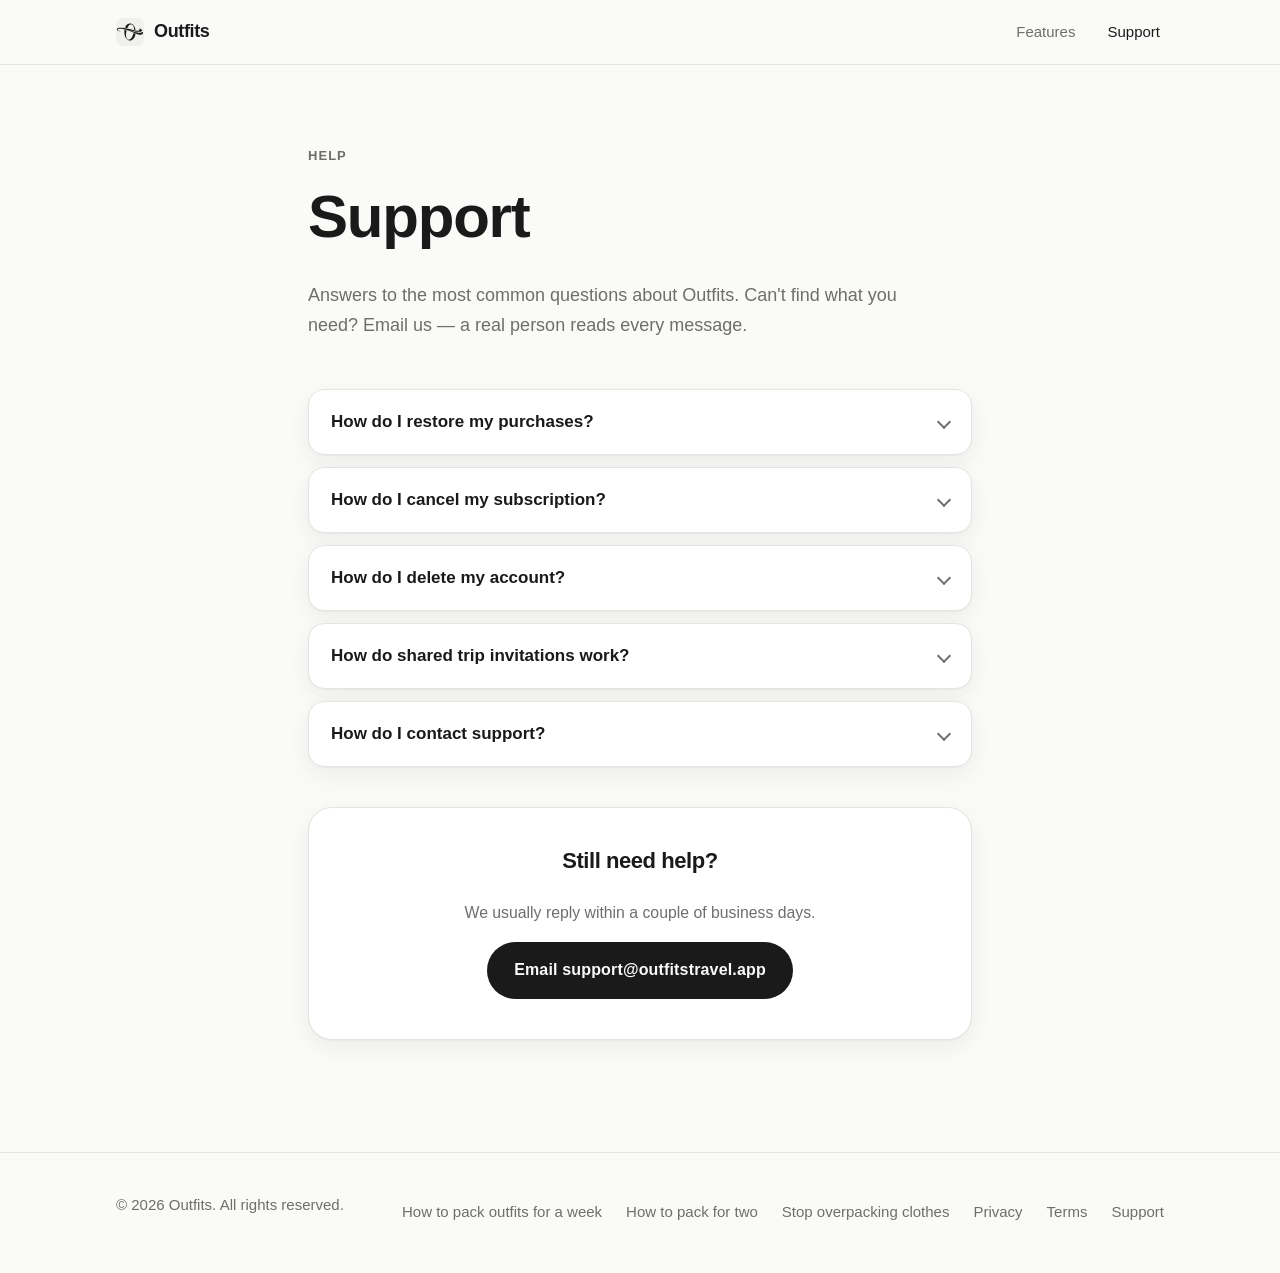
<file: support/index.html>
<!DOCTYPE html>
<html lang="en">
<head>
  <meta charset="utf-8">
  <meta name="viewport" content="width=device-width, initial-scale=1">
  <title>Support — Outfits</title>
  <meta name="description" content="Get help with Outfits: restore purchases, manage subscriptions, delete your account, and troubleshoot shared trip invitations.">
  <link rel="canonical" href="https://outfitstravel.app/support/">

  <meta name="theme-color" content="#fafaf8" media="(prefers-color-scheme: light)">
  <meta name="theme-color" content="#0e0e0f" media="(prefers-color-scheme: dark)">
  <link rel="icon" href="/favicon.ico" sizes="32x32">
  <link rel="icon" href="/favicon.svg" type="image/svg+xml">
  <link rel="icon" href="/favicon.png" type="image/png" sizes="32x32">
  <link rel="apple-touch-icon" href="/apple-touch-icon.png">

  <meta property="og:type" content="website">
  <meta property="og:site_name" content="Outfits">
  <meta property="og:title" content="Support — Outfits">
  <meta property="og:description" content="Get help with Outfits: restore purchases, manage subscriptions, delete your account, and troubleshoot shared trip invitations.">
  <meta property="og:url" content="https://outfitstravel.app/support/">
  <meta property="og:image" content="https://outfitstravel.app/assets/og-image.png">
  <meta name="twitter:card" content="summary">
  <meta name="twitter:image" content="https://outfitstravel.app/assets/og-image.png">
  <meta name="twitter:title" content="Support — Outfits">
  <meta name="twitter:description" content="Get help with Outfits: restore purchases, manage subscriptions, delete your account, and troubleshoot shared trip invitations.">

  <link rel="stylesheet" href="/styles.css">
  <script src="/script.js" defer></script>
</head>
<body>
  <a class="skip-link" href="#main">Skip to content</a>

  <header class="site-header">
    <div class="container site-header__inner">
      <a class="brand" href="/" aria-label="Outfits home">
        <img src="/favicon.svg" width="28" height="28" alt="">
        Outfits
      </a>
      <nav class="site-nav" aria-label="Primary">
        <a href="/#features">Features</a>
        <a href="/support/" aria-current="page">Support</a>
      </nav>
    </div>
  </header>

  <main id="main">
    <header class="page-header container container--narrow">
      <span class="meta">Help</span>
      <h1>Support</h1>
      <p>
        Answers to the most common questions about Outfits. Can't find what you
        need? Email us — a real person reads every message.
      </p>
    </header>

    <section class="prose container container--narrow" aria-labelledby="faq-title">
      <h2 id="faq-title" class="visually-hidden">Frequently asked questions</h2>
      <div class="faq">
        <details>
          <summary>How do I restore my purchases?</summary>
          <div class="faq__body">
            <p>
              If you reinstalled Outfits or switched to a new device, open the app,
              tap <strong>Upgrade to Jetsetter</strong>, then scroll to the bottom
              and tap <strong>Restore Purchases</strong>. Make sure you are signed
              in to the same Apple Account or Google account you used for the
              original purchase.
            </p>
            <p>
              If your purchase still doesn't appear after a minute, contact us
              using the email below and include the device type you're using.
            </p>
          </div>
        </details>

        <details>
          <summary>How do I cancel my subscription?</summary>
          <div class="faq__body">
            <p>
              Subscriptions are billed by Apple or Google, so cancellation happens
              in your store settings rather than inside Outfits:
            </p>
            <ul>
              <li><strong>iPhone or iPad:</strong> open Settings &rarr; tap your name &rarr; Subscriptions &rarr; Outfits &rarr; Cancel Subscription.</li>
              <li><strong>Android:</strong> open the Play Store &rarr; tap your profile picture &rarr; Payments &amp; subscriptions &rarr; Subscriptions &rarr; Outfits &rarr; Cancel.</li>
            </ul>
            <p>
              You keep access until the end of the current billing period.
            </p>
          </div>
        </details>

        <details>
          <summary>How do I delete my account?</summary>
          <div class="faq__body">
            <p>
              You can delete your account and shared-trip cloud data from inside
              the app under <strong>Settings &rarr; Delete account</strong>.
              Local closet data on the device is not automatically wiped.
              Deletion is permanent and cannot be undone.
            </p>
            <p>
              If you can no longer access the app, email
              <a href="mailto:support@outfitstravel.app">support@outfitstravel.app</a>
              from the address associated with your account and we will process
              the deletion for you.
            </p>
          </div>
        </details>

        <details>
          <summary>How do shared trip invitations work?</summary>
          <div class="faq__body">
            <p>
              When someone invites you to collaborate on a trip, they send you an
              invitation link. Tapping it on a phone with Outfits installed opens
              the invitation directly in the app.
            </p>
            <p>
              If you don't have Outfits yet, the link opens a page that guides you
              to the right app store. After installing, return to the original
              message and tap the invitation link again to accept it.
            </p>
          </div>
        </details>

        <details>
          <summary>How do I contact support?</summary>
          <div class="faq__body">
            <p>
              Email is the fastest way to reach us. Include your device type, app
              version (shown in Settings), and a short description of the problem.
              Screenshots help a lot.
            </p>
          </div>
        </details>
      </div>

      <div class="card contact-card reveal">
        <h2>Still need help?</h2>
        <p>
          We usually reply within a couple of business days.
        </p>
        <p>
          <!-- TODO: Replace with the real support email address -->
          <a class="btn btn--primary" href="mailto:support@outfitstravel.app">Email support@outfitstravel.app</a>
        </p>
      </div>
    </section>
  </main>

  <footer class="site-footer">
    <div class="container site-footer__inner">
      <p>&copy; <span data-year>2026</span> Outfits. All rights reserved.</p>
      <nav aria-label="Footer">
        <a href="/pack-outfits-for-a-week/">How to pack outfits for a week</a>
        <a href="/pack-for-two/">How to pack for two</a>
        <a href="/stop-overpacking-clothes/">Stop overpacking clothes</a>
        <a href="/privacy/">Privacy</a>
        <a href="/terms/">Terms</a>
        <a href="/support/" aria-current="page">Support</a>
      </nav>
    </div>
  </footer>
</body>
</html>
</file>
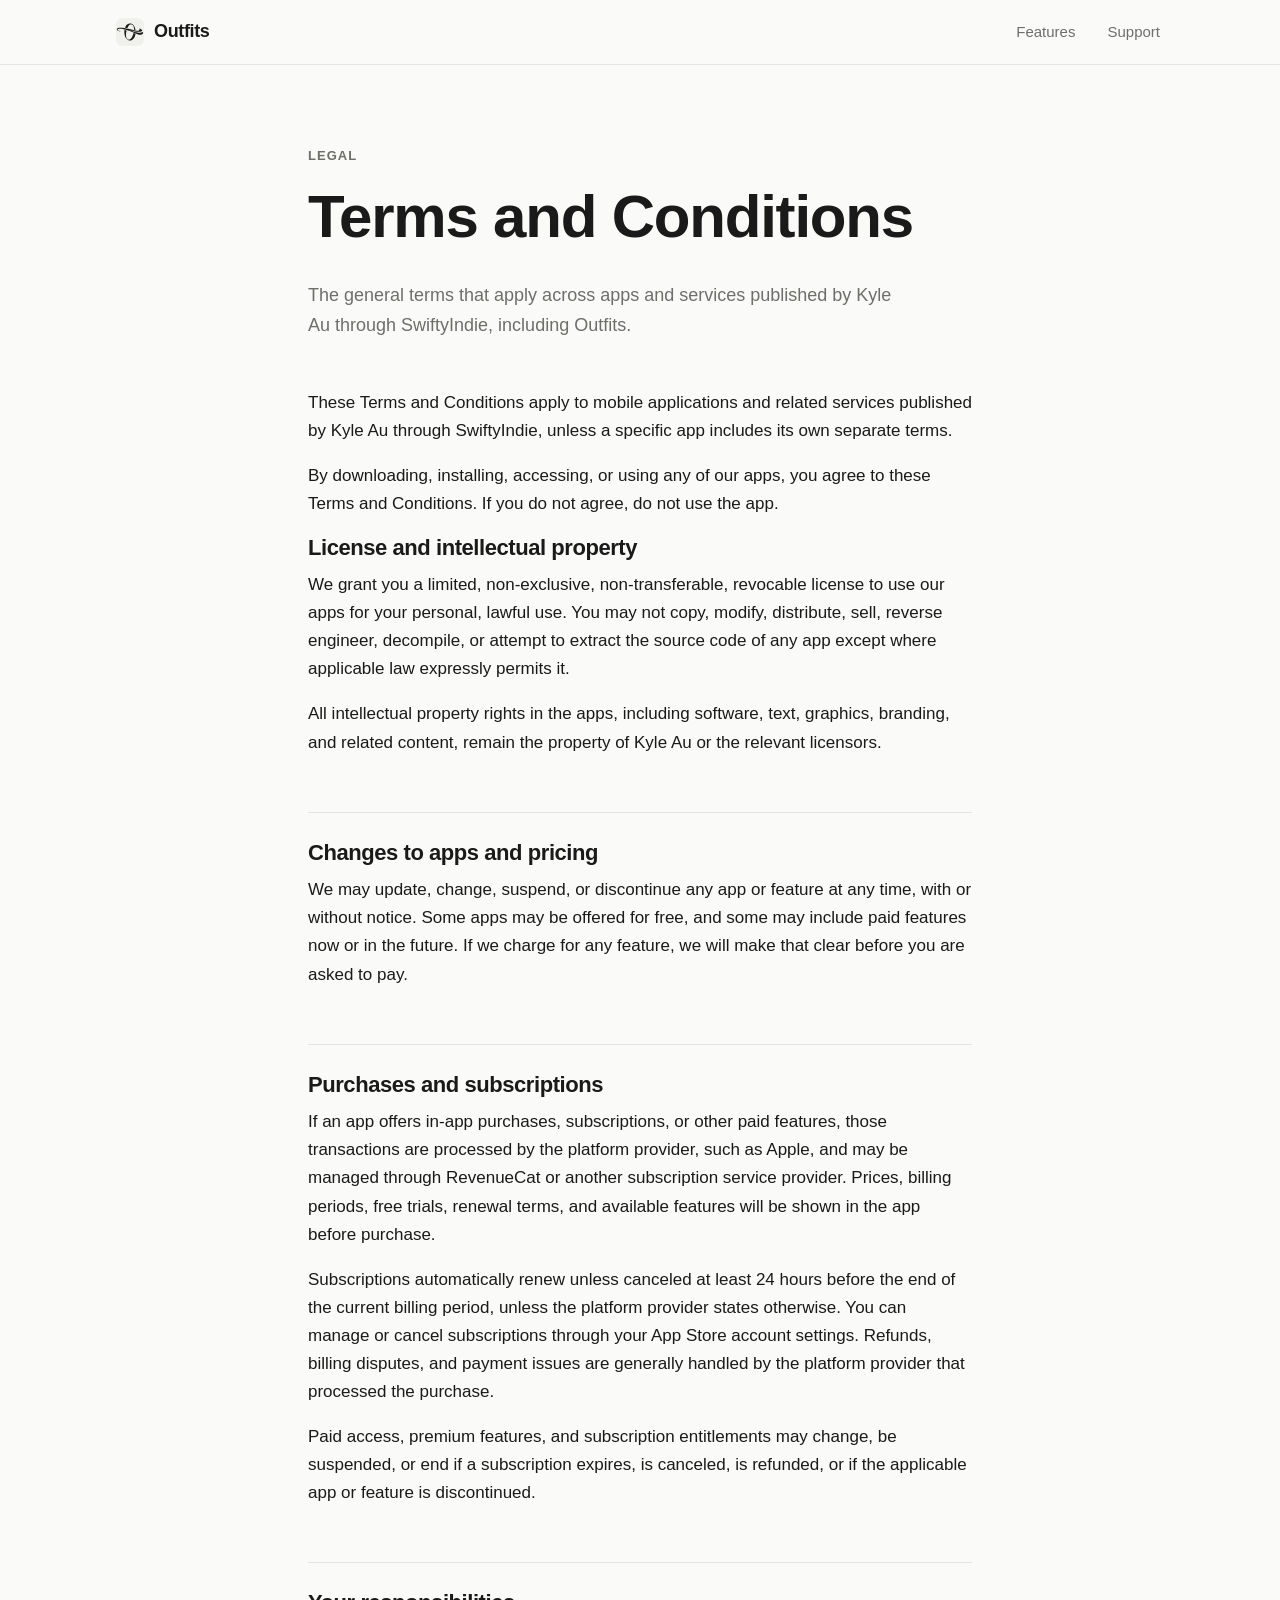
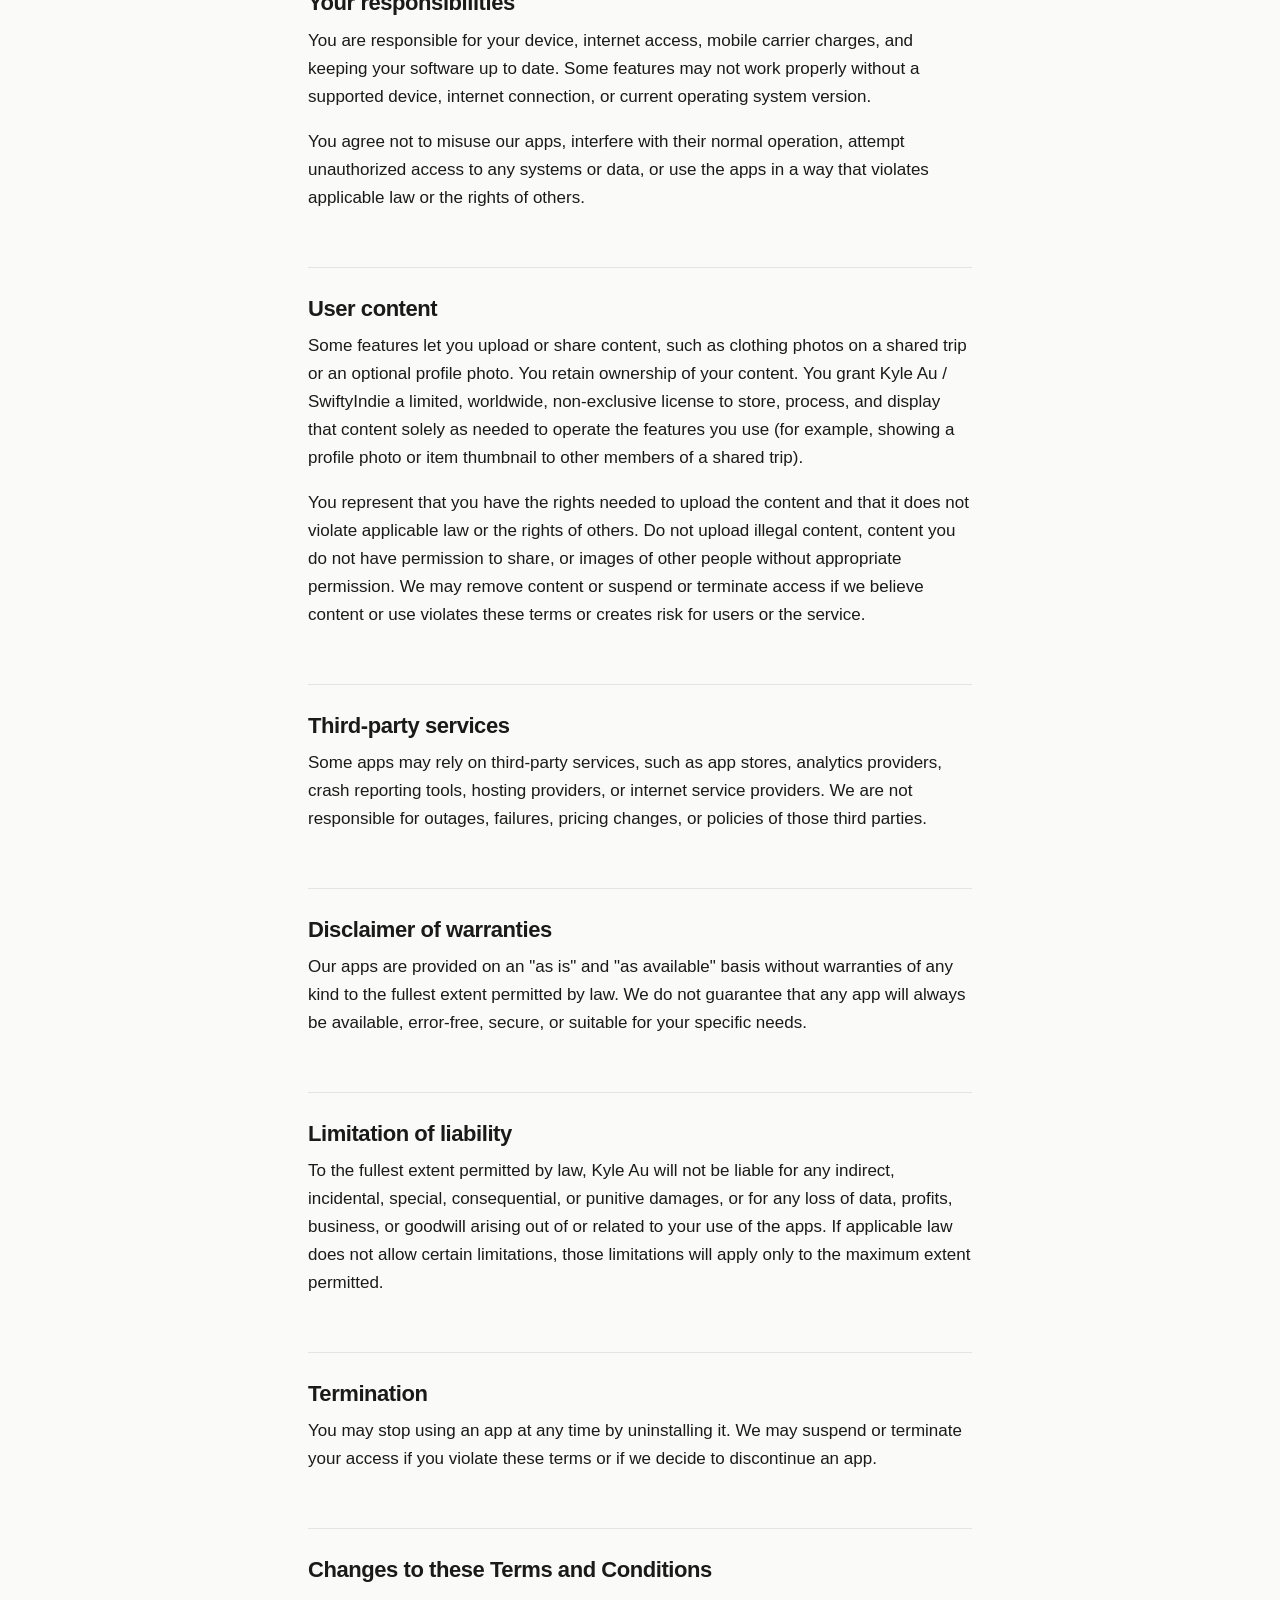
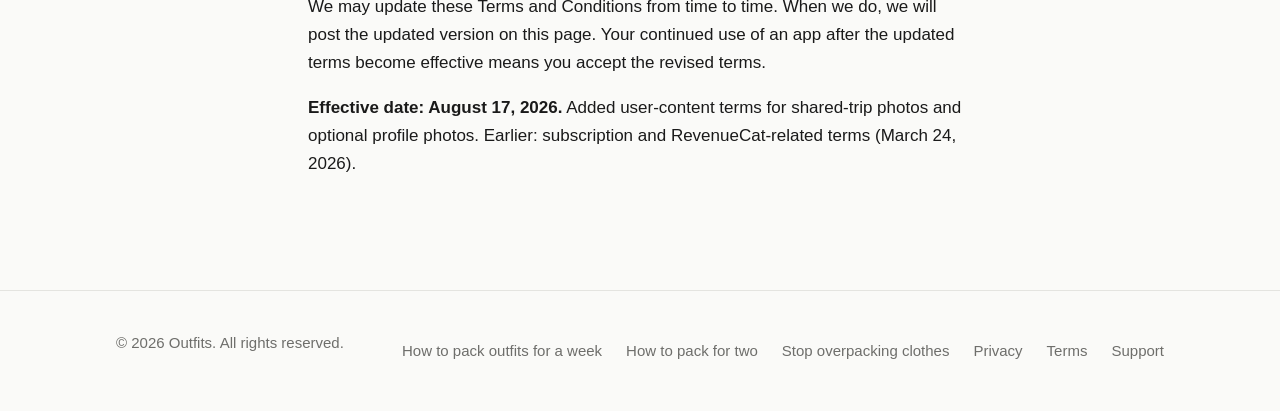
<file: terms/index.html>
<!DOCTYPE html>
<html lang="en">
<head>
  <meta charset="utf-8">
  <meta name="viewport" content="width=device-width, initial-scale=1">
  <title>Terms and Conditions — Outfits</title>
  <meta name="description" content="The general terms that apply to Outfits and other apps and services published by Kyle Au through SwiftyIndie.">
  <link rel="canonical" href="https://outfitstravel.app/terms/">
  <meta name="robots" content="index, follow">

  <meta name="theme-color" content="#fafaf8" media="(prefers-color-scheme: light)">
  <meta name="theme-color" content="#0e0e0f" media="(prefers-color-scheme: dark)">
  <link rel="icon" href="/favicon.ico" sizes="32x32">
  <link rel="icon" href="/favicon.svg" type="image/svg+xml">
  <link rel="icon" href="/favicon.png" type="image/png" sizes="32x32">
  <link rel="apple-touch-icon" href="/apple-touch-icon.png">

  <meta property="og:type" content="website">
  <meta property="og:site_name" content="Outfits">
  <meta property="og:title" content="Terms and Conditions — Outfits">
  <meta property="og:description" content="The general terms that apply to Outfits and other apps and services published by Kyle Au through SwiftyIndie.">
  <meta property="og:url" content="https://outfitstravel.app/terms/">
  <meta property="og:image" content="https://outfitstravel.app/assets/og-image.png">
  <meta name="twitter:card" content="summary">
  <meta name="twitter:image" content="https://outfitstravel.app/assets/og-image.png">
  <meta name="twitter:title" content="Terms and Conditions — Outfits">
  <meta name="twitter:description" content="The general terms that apply to Outfits and other apps and services published by Kyle Au through SwiftyIndie.">

  <link rel="stylesheet" href="/styles.css">
  <script src="/script.js" defer></script>
</head>
<body>
  <a class="skip-link" href="#main">Skip to content</a>

  <header class="site-header">
    <div class="container site-header__inner">
      <a class="brand" href="/" aria-label="Outfits home">
        <img src="/favicon.svg" width="28" height="28" alt="">
        Outfits
      </a>
      <nav class="site-nav" aria-label="Primary">
        <a href="/#features">Features</a>
        <a href="/support/">Support</a>
      </nav>
    </div>
  </header>

  <main id="main">
    <header class="page-header container container--narrow">
      <span class="meta">Legal</span>
      <h1>Terms and Conditions</h1>
      <p>
        The general terms that apply across apps and services published by Kyle
        Au through SwiftyIndie, including Outfits.
      </p>
    </header>

    <article class="prose container container--narrow">
      <p>
        These Terms and Conditions apply to mobile applications and related
        services published by Kyle Au through SwiftyIndie, unless a specific app
        includes its own separate terms.
      </p>
      <p>
        By downloading, installing, accessing, or using any of our apps, you
        agree to these Terms and Conditions. If you do not agree, do not use the
        app.
      </p>

      <h2 id="license">License and intellectual property</h2>
      <p>
        We grant you a limited, non-exclusive, non-transferable, revocable
        license to use our apps for your personal, lawful use. You may not copy,
        modify, distribute, sell, reverse engineer, decompile, or attempt to
        extract the source code of any app except where applicable law expressly
        permits it.
      </p>
      <p>
        All intellectual property rights in the apps, including software, text,
        graphics, branding, and related content, remain the property of Kyle Au
        or the relevant licensors.
      </p>

      <h2 id="changes-to-apps">Changes to apps and pricing</h2>
      <p>
        We may update, change, suspend, or discontinue any app or feature at any
        time, with or without notice. Some apps may be offered for free, and
        some may include paid features now or in the future. If we charge for
        any feature, we will make that clear before you are asked to pay.
      </p>

      <h2 id="purchases">Purchases and subscriptions</h2>
      <p>
        If an app offers in-app purchases, subscriptions, or other paid
        features, those transactions are processed by the platform provider,
        such as Apple, and may be managed through RevenueCat or another
        subscription service provider. Prices, billing periods, free trials,
        renewal terms, and available features will be shown in the app before
        purchase.
      </p>
      <p>
        Subscriptions automatically renew unless canceled at least 24 hours
        before the end of the current billing period, unless the platform
        provider states otherwise. You can manage or cancel subscriptions
        through your App Store account settings. Refunds, billing disputes, and
        payment issues are generally handled by the platform provider that
        processed the purchase.
      </p>
      <p>
        Paid access, premium features, and subscription entitlements may change,
        be suspended, or end if a subscription expires, is canceled, is
        refunded, or if the applicable app or feature is discontinued.
      </p>

      <h2 id="your-responsibilities">Your responsibilities</h2>
      <p>
        You are responsible for your device, internet access, mobile carrier
        charges, and keeping your software up to date. Some features may not
        work properly without a supported device, internet connection, or
        current operating system version.
      </p>
      <p>
        You agree not to misuse our apps, interfere with their normal operation,
        attempt unauthorized access to any systems or data, or use the apps in a
        way that violates applicable law or the rights of others.
      </p>

      <h2 id="user-content">User content</h2>
      <p>
        Some features let you upload or share content, such as clothing photos
        on a shared trip or an optional profile photo. You retain ownership of
        your content. You grant Kyle Au / SwiftyIndie a limited, worldwide,
        non-exclusive license to store, process, and display that content solely
        as needed to operate the features you use (for example, showing a
        profile photo or item thumbnail to other members of a shared trip).
      </p>
      <p>
        You represent that you have the rights needed to upload the content and
        that it does not violate applicable law or the rights of others. Do not
        upload illegal content, content you do not have permission to share, or
        images of other people without appropriate permission. We may remove
        content or suspend or terminate access if we believe content or use
        violates these terms or creates risk for users or the service.
      </p>

      <h2 id="third-party-services">Third-party services</h2>
      <p>
        Some apps may rely on third-party services, such as app stores,
        analytics providers, crash reporting tools, hosting providers, or
        internet service providers. We are not responsible for outages,
        failures, pricing changes, or policies of those third parties.
      </p>

      <h2 id="disclaimer">Disclaimer of warranties</h2>
      <p>
        Our apps are provided on an &quot;as is&quot; and &quot;as
        available&quot; basis without warranties of any kind to the fullest
        extent permitted by law. We do not guarantee that any app will always be
        available, error-free, secure, or suitable for your specific needs.
      </p>

      <h2 id="liability">Limitation of liability</h2>
      <p>
        To the fullest extent permitted by law, Kyle Au will not be liable for
        any indirect, incidental, special, consequential, or punitive damages,
        or for any loss of data, profits, business, or goodwill arising out of
        or related to your use of the apps. If applicable law does not allow
        certain limitations, those limitations will apply only to the maximum
        extent permitted.
      </p>

      <h2 id="termination">Termination</h2>
      <p>
        You may stop using an app at any time by uninstalling it. We may suspend
        or terminate your access if you violate these terms or if we decide to
        discontinue an app.
      </p>

      <h2 id="changes">Changes to these Terms and Conditions</h2>
      <p>
        We may update these Terms and Conditions from time to time. When we do,
        we will post the updated version on this page. Your continued use of an
        app after the updated terms become effective means you accept the
        revised terms.
      </p>

      <p>
        <strong>Effective date: August 17, 2026.</strong> Added user-content
        terms for shared-trip photos and optional profile photos. Earlier:
        subscription and RevenueCat-related terms (March 24, 2026).
      </p>
    </article>
  </main>

  <footer class="site-footer">
    <div class="container site-footer__inner">
      <p>&copy; <span data-year>2026</span> Outfits. All rights reserved.</p>
      <nav aria-label="Footer">
        <a href="/pack-outfits-for-a-week/">How to pack outfits for a week</a>
        <a href="/pack-for-two/">How to pack for two</a>
        <a href="/stop-overpacking-clothes/">Stop overpacking clothes</a>
        <a href="/privacy/">Privacy</a>
        <a href="/terms/" aria-current="page">Terms</a>
        <a href="/support/">Support</a>
      </nav>
    </div>
  </footer>
</body>
</html>
</file>
<file: styles.css>
/* ==========================================================================
   Outfits — outfitstravel.app
   Single shared stylesheet for every page. Mobile-first.
   Palette mirrors the in-app brand: near-black ink on warm off-white paper.
   ========================================================================== */

/* --------------------------------------------------------------------------
   1. Design tokens
   -------------------------------------------------------------------------- */

:root {
  color-scheme: light dark;

  /* Colour */
  --color-ink: #1a1a1a;
  --color-text: #1a1a1a;
  --color-subtext: #6e6e6b;
  --color-bg: #fafaf8;
  --color-bg-2: #f0f0ed;
  --color-surface: #ffffff;
  --color-divider: #e4e4e0;
  --color-on-ink: #fafaf8;

  /* Type */
  --font-sans: -apple-system, BlinkMacSystemFont, "SF Pro Text", "Segoe UI",
    Roboto, "Helvetica Neue", Arial, sans-serif;
  --tracking-tight: -0.02em;
  --tracking-wide: 0.08em;

  /* Shape & elevation */
  --radius-sm: 10px;
  --radius-md: 16px;
  --radius-lg: 24px;
  --radius-pill: 999px;
  --shadow-card: 0 1px 2px rgba(26, 26, 26, 0.04),
    0 8px 24px rgba(26, 26, 26, 0.06);
  --shadow-card-hover: 0 2px 4px rgba(26, 26, 26, 0.05),
    0 16px 40px rgba(26, 26, 26, 0.1);

  /* Layout */
  --container-max: 68rem;
  --container-pad: 1.25rem;
  --section-gap: clamp(4rem, 10vw, 7rem);

  /* Motion */
  --ease-out: cubic-bezier(0.22, 1, 0.36, 1);
  --duration: 500ms;
}

@media (prefers-color-scheme: dark) {
  :root {
    --color-ink: #f2f2f0;
    --color-text: #f5f5f4;
    --color-subtext: #a1a19e;
    --color-bg: #0e0e0f;
    --color-bg-2: #1c1c1e;
    --color-surface: #232325;
    --color-divider: #3a3a3c;
    --color-on-ink: #0e0e0f;
    --shadow-card: 0 1px 2px rgba(0, 0, 0, 0.3), 0 8px 24px rgba(0, 0, 0, 0.35);
    --shadow-card-hover: 0 2px 4px rgba(0, 0, 0, 0.35),
      0 16px 40px rgba(0, 0, 0, 0.45);
  }
}

/* --------------------------------------------------------------------------
   2. Base
   -------------------------------------------------------------------------- */

*,
*::before,
*::after {
  box-sizing: border-box;
}

html {
  -webkit-text-size-adjust: 100%;
  scroll-behavior: smooth;
}

body {
  margin: 0;
  font-family: var(--font-sans);
  font-size: 1.0625rem;
  line-height: 1.65;
  color: var(--color-text);
  background: var(--color-bg);
  -webkit-font-smoothing: antialiased;
  text-rendering: optimizeLegibility;
}

h1,
h2,
h3,
h4 {
  margin: 0 0 0.5em;
  line-height: 1.15;
  letter-spacing: var(--tracking-tight);
  font-weight: 700;
  text-wrap: balance;
}

h1 {
  font-size: clamp(2.25rem, 6vw, 3.75rem);
}

h2 {
  font-size: clamp(1.625rem, 4vw, 2.375rem);
}

h3 {
  font-size: 1.1875rem;
}

p {
  margin: 0 0 1em;
}

a {
  color: inherit;
  text-underline-offset: 0.2em;
}

img,
svg {
  display: block;
  max-width: 100%;
}

:focus-visible {
  outline: 2px solid var(--color-ink);
  outline-offset: 3px;
  border-radius: 4px;
}

::selection {
  background: var(--color-ink);
  color: var(--color-on-ink);
}

.container {
  max-width: var(--container-max);
  margin-inline: auto;
  padding-inline: var(--container-pad);
}

.container--narrow {
  max-width: 44rem;
}

.visually-hidden {
  position: absolute;
  width: 1px;
  height: 1px;
  padding: 0;
  margin: -1px;
  overflow: hidden;
  clip: rect(0 0 0 0);
  white-space: nowrap;
  border: 0;
}

.skip-link {
  position: absolute;
  top: 0.75rem;
  left: 0.75rem;
  z-index: 100;
  padding: 0.625rem 1rem;
  background: var(--color-ink);
  color: var(--color-on-ink);
  border-radius: var(--radius-pill);
  font-weight: 600;
  text-decoration: none;
  transform: translateY(-200%);
}

.skip-link:focus {
  transform: none;
}

/* --------------------------------------------------------------------------
   3. Buttons
   -------------------------------------------------------------------------- */

.btn {
  display: inline-flex;
  align-items: center;
  justify-content: center;
  gap: 0.625rem;
  padding: 0.875rem 1.625rem;
  border: 1px solid transparent;
  border-radius: var(--radius-pill);
  font: inherit;
  font-size: 1rem;
  font-weight: 600;
  letter-spacing: 0.01em;
  text-decoration: none;
  cursor: pointer;
  transition: transform 200ms var(--ease-out), box-shadow 200ms var(--ease-out),
    background-color 200ms var(--ease-out);
}

.btn:hover {
  transform: translateY(-1px);
}

.btn:active {
  transform: translateY(0);
}

.btn--primary {
  background: var(--color-ink);
  color: var(--color-on-ink);
}

.btn--primary:hover {
  box-shadow: var(--shadow-card);
}

.btn--secondary {
  background: transparent;
  color: var(--color-text);
  border-color: var(--color-divider);
}

.btn--secondary:hover {
  background: var(--color-bg-2);
}

/* Store badges: two-line label with platform glyph */
.btn--store {
  padding: 0.75rem 1.5rem;
  text-align: left;
}

.btn--store .btn__icon {
  flex: none;
  width: 1.625rem;
  height: 1.625rem;
}

.btn--store .btn__label {
  display: flex;
  flex-direction: column;
  line-height: 1.2;
}

.btn--store .btn__label small {
  font-size: 0.6875rem;
  font-weight: 500;
  letter-spacing: var(--tracking-wide);
  text-transform: uppercase;
  opacity: 0.75;
}

.btn--store .btn__label span {
  font-size: 1.0625rem;
}

.btn-row {
  display: flex;
  flex-wrap: wrap;
  gap: 0.75rem;
}

/* --------------------------------------------------------------------------
   4. Header & footer
   -------------------------------------------------------------------------- */

.site-header {
  position: sticky;
  top: 0;
  z-index: 50;
  background: color-mix(in srgb, var(--color-bg) 85%, transparent);
  -webkit-backdrop-filter: blur(12px);
  backdrop-filter: blur(12px);
  border-bottom: 1px solid var(--color-divider);
}

.site-header__inner {
  display: flex;
  align-items: center;
  justify-content: space-between;
  gap: 1rem;
  min-height: 4rem;
}

.brand {
  display: inline-flex;
  align-items: center;
  gap: 0.625rem;
  font-weight: 700;
  font-size: 1.125rem;
  letter-spacing: var(--tracking-tight);
  text-decoration: none;
}

.brand svg,
.brand img {
  width: 1.75rem;
  height: 1.75rem;
  display: block;
  border-radius: 0.4rem;
}

.site-nav {
  display: flex;
  align-items: center;
  gap: 0.25rem 1.5rem;
}

.site-nav a {
  font-size: 0.9375rem;
  font-weight: 500;
  color: var(--color-subtext);
  text-decoration: none;
  padding: 0.375rem 0.25rem;
}

.site-nav a:hover,
.site-nav a[aria-current="page"] {
  color: var(--color-text);
}

.site-footer {
  margin-top: var(--section-gap);
  border-top: 1px solid var(--color-divider);
  padding-block: 2.5rem;
  color: var(--color-subtext);
  font-size: 0.9375rem;
}

.site-footer__inner {
  display: flex;
  flex-direction: column;
  gap: 1.25rem;
}

.site-footer nav {
  display: flex;
  flex-wrap: wrap;
  gap: 0.5rem 1.5rem;
}

.site-footer a {
  color: inherit;
  text-decoration: none;
}

.site-footer a:hover {
  color: var(--color-text);
  text-decoration: underline;
}

@media (min-width: 640px) {
  .site-footer__inner {
    flex-direction: row;
    align-items: center;
    justify-content: space-between;
  }
}

/* --------------------------------------------------------------------------
   5. Hero
   -------------------------------------------------------------------------- */

.hero {
  padding-block: clamp(3.5rem, 9vw, 6.5rem) 0;
  text-align: center;
}

.hero__eyebrow {
  display: inline-block;
  margin-bottom: 1.25rem;
  padding: 0.375rem 0.875rem;
  border: 1px solid var(--color-divider);
  border-radius: var(--radius-pill);
  background: var(--color-surface);
  font-size: 0.8125rem;
  font-weight: 600;
  letter-spacing: var(--tracking-wide);
  text-transform: uppercase;
  color: var(--color-subtext);
}

.hero__lede {
  max-width: 36rem;
  margin: 0 auto 2rem;
  font-size: clamp(1.125rem, 2.5vw, 1.3125rem);
  color: var(--color-subtext);
  text-wrap: pretty;
}

.hero .btn-row {
  justify-content: center;
}

.hero__note {
  margin-top: 1rem;
  font-size: 0.875rem;
  color: var(--color-subtext);
}

/* --------------------------------------------------------------------------
   6. Sections & feature cards
   -------------------------------------------------------------------------- */

.section {
  padding-top: var(--section-gap);
}

.section__header {
  max-width: 38rem;
  margin-bottom: clamp(2rem, 5vw, 3rem);
}

.section__header p {
  color: var(--color-subtext);
  font-size: 1.125rem;
  margin: 0;
}

.feature-grid {
  display: grid;
  gap: 1.25rem;
  grid-template-columns: 1fr;
}

@media (min-width: 640px) {
  .feature-grid {
    grid-template-columns: repeat(2, 1fr);
  }
}

@media (min-width: 960px) {
  .feature-grid {
    grid-template-columns: repeat(3, 1fr);
  }
}

.card {
  position: relative;
  display: flex;
  flex-direction: column;
  gap: 1rem;
  padding: 1.75rem;
  background: var(--color-surface);
  border: 1px solid var(--color-divider);
  border-radius: var(--radius-lg);
  box-shadow: var(--shadow-card);
  transition: box-shadow 300ms var(--ease-out), transform 300ms var(--ease-out);
}

.card:hover {
  box-shadow: var(--shadow-card-hover);
  transform: translateY(-2px);
}

.card__icon {
  display: grid;
  place-items: center;
  width: 3rem;
  height: 3rem;
  border-radius: var(--radius-md);
  background: var(--color-bg-2);
}

.card__icon svg {
  width: 1.5rem;
  height: 1.5rem;
}

.card h3 {
  margin-bottom: 0.25rem;
}

.card p {
  margin: 0;
  color: var(--color-subtext);
  font-size: 0.9875rem;
}

.tag {
  position: absolute;
  top: 1.25rem;
  right: 1.25rem;
  padding: 0.25rem 0.75rem;
  border-radius: var(--radius-pill);
  background: var(--color-bg-2);
  font-size: 0.75rem;
  font-weight: 600;
  letter-spacing: var(--tracking-wide);
  text-transform: uppercase;
  color: var(--color-subtext);
}

/* Closing call-to-action band */
.cta-band {
  margin-top: var(--section-gap);
  padding: clamp(2.5rem, 7vw, 4.5rem) 1.5rem;
  border-radius: var(--radius-lg);
  background: var(--color-ink);
  color: var(--color-on-ink);
  text-align: center;
}

.cta-band p {
  max-width: 30rem;
  margin: 0 auto 1.75rem;
  opacity: 0.8;
}

.cta-band .btn-row {
  justify-content: center;
}

.cta-band .btn--primary {
  background: var(--color-on-ink);
  color: var(--color-ink);
}

.cta-band .btn--secondary {
  color: inherit;
  border-color: color-mix(in srgb, var(--color-on-ink) 35%, transparent);
}

.cta-band .btn--secondary:hover {
  background: color-mix(in srgb, var(--color-on-ink) 12%, transparent);
}

.cta-band :focus-visible {
  outline-color: var(--color-on-ink);
}

/* --------------------------------------------------------------------------
   7. Prose pages (privacy, terms, support)
   -------------------------------------------------------------------------- */

.page-header {
  padding-block: clamp(3rem, 7vw, 5rem) 0;
}

.page-header p {
  color: var(--color-subtext);
  font-size: 1.125rem;
  max-width: 38rem;
  margin-bottom: 0;
}

.page-header .meta {
  display: block;
  margin-bottom: 1rem;
  font-size: 0.8125rem;
  font-weight: 600;
  letter-spacing: var(--tracking-wide);
  text-transform: uppercase;
  color: var(--color-subtext);
}

.page-header .meta a {
  color: inherit;
  text-decoration: none;
}

.page-header .meta a:hover {
  color: var(--color-text);
  text-decoration: underline;
}

.page-related {
  margin-top: 2rem;
}

.page-download {
  margin-top: 2rem;
  padding-top: 2rem;
  border-top: 1px solid var(--color-divider);
}

.page-download .hero__note {
  margin-bottom: 0;
}

a.card {
  text-decoration: none;
  color: inherit;
}

.screenshot-row {
  display: flex;
  flex-wrap: wrap;
  gap: 1.25rem;
  justify-content: center;
  margin: 2rem 0 0;
}

.screenshot-row img,
.screenshot-figure img {
  width: min(100%, 14rem);
  max-height: 24rem;
  height: auto;
  aspect-ratio: 1320 / 2868;
  object-fit: contain;
  border-radius: 2rem;
}

@media (min-width: 48rem) {
  .screenshot-row img,
  .screenshot-figure img {
    width: min(100%, 16rem);
  }
}

.screenshot-figure {
  margin: 1.75rem 0 0;
  text-align: center;
}

.screenshot-figure img {
  display: block;
  margin-inline: auto;
}

.screenshot-figure figcaption {
  margin: 0.75rem auto 0;
  max-width: 16rem;
  font-size: 0.875rem;
  line-height: 1.45;
  color: var(--color-subtext);
}

.prose-callout {
  margin: 1.75rem 0;
  padding: 1.125rem 1.25rem;
  border-left: 3px solid var(--color-ink);
  border-radius: 0 var(--radius-sm) var(--radius-sm) 0;
  background: var(--color-bg-2);
  font-size: 1.125rem;
  line-height: 1.5;
  font-weight: 600;
}

.prose-callout p {
  margin: 0;
}

.prose-footnote {
  margin-top: 1.5rem;
  font-size: 0.9375rem;
  color: var(--color-subtext);
}

.prose {
  padding-top: clamp(2rem, 5vw, 3rem);
}

.prose h2 {
  font-size: 1.375rem;
  margin-top: 2.5em;
  padding-top: 1.25em;
  border-top: 1px solid var(--color-divider);
}

.prose h2:first-of-type {
  margin-top: 0;
  padding-top: 0;
  border-top: 0;
}

.prose ul {
  padding-left: 1.25rem;
  margin: 0 0 1em;
}

.prose li {
  margin-bottom: 0.375em;
}

.prose li::marker {
  color: var(--color-subtext);
}

/* Placeholder text pending legal review */
.todo {
  display: block;
  margin: 1em 0;
  padding: 0.875rem 1.125rem;
  border-left: 3px solid var(--color-ink);
  border-radius: 0 var(--radius-sm) var(--radius-sm) 0;
  background: var(--color-bg-2);
  font-size: 0.9375rem;
  color: var(--color-subtext);
}

.todo strong {
  color: var(--color-text);
}

/* --------------------------------------------------------------------------
   8. FAQ (support page)
   -------------------------------------------------------------------------- */

.faq {
  display: grid;
  gap: 0.75rem;
}

.faq details {
  background: var(--color-surface);
  border: 1px solid var(--color-divider);
  border-radius: var(--radius-md);
  box-shadow: var(--shadow-card);
}

.faq summary {
  display: flex;
  align-items: center;
  justify-content: space-between;
  gap: 1rem;
  padding: 1.125rem 1.375rem;
  font-weight: 600;
  cursor: pointer;
  list-style: none;
  border-radius: var(--radius-md);
}

.faq summary::-webkit-details-marker {
  display: none;
}

.faq summary::after {
  content: "";
  flex: none;
  width: 0.625rem;
  height: 0.625rem;
  border-right: 2px solid var(--color-subtext);
  border-bottom: 2px solid var(--color-subtext);
  transform: rotate(45deg);
  transition: transform 200ms var(--ease-out);
}

.faq details[open] summary::after {
  transform: rotate(225deg);
}

.faq .faq__body {
  padding: 0 1.375rem 1.25rem;
  color: var(--color-subtext);
}

.faq .faq__body p:last-child {
  margin-bottom: 0;
}

.contact-card {
  margin-top: 2.5rem;
  text-align: center;
  padding: 2.5rem 1.5rem;
}

.contact-card p {
  color: var(--color-subtext);
  max-width: 28rem;
  margin-inline: auto;
}

/* --------------------------------------------------------------------------
   9. Invite & 404 (centered stage layouts)
   -------------------------------------------------------------------------- */

.stage {
  display: flex;
  flex-direction: column;
  align-items: center;
  justify-content: center;
  min-height: calc(100vh - 4rem);
  padding-block: 3rem;
  text-align: center;
}

.stage__card {
  width: 100%;
  max-width: 30rem;
  padding: clamp(2rem, 6vw, 3rem);
  background: var(--color-surface);
  border: 1px solid var(--color-divider);
  border-radius: var(--radius-lg);
  box-shadow: var(--shadow-card);
}

.stage__card:hover {
  transform: none;
}

.stage__icon {
  width: 4.5rem;
  height: 4.5rem;
  margin: 0 auto 1.5rem;
  display: grid;
  place-items: center;
  border-radius: var(--radius-lg);
  background: var(--color-bg-2);
}

.stage__icon svg {
  width: 2.25rem;
  height: 2.25rem;
}

.stage h1 {
  font-size: clamp(1.5rem, 4vw, 1.875rem);
}

.stage .lede {
  color: var(--color-subtext);
  text-wrap: pretty;
}

.invite-token {
  display: inline-flex;
  align-items: center;
  gap: 0.5rem;
  margin-bottom: 1.5rem;
  padding: 0.375rem 1rem;
  border-radius: var(--radius-pill);
  background: var(--color-bg-2);
  font-size: 0.875rem;
  font-weight: 600;
  letter-spacing: 0.15em;
  color: var(--color-subtext);
}

.invite-steps {
  margin: 1.5rem 0;
  padding: 0;
  list-style: none;
  counter-reset: step;
  text-align: left;
  display: grid;
  gap: 0.875rem;
}

.invite-steps li {
  display: flex;
  gap: 0.875rem;
  align-items: baseline;
  color: var(--color-subtext);
  font-size: 0.9375rem;
}

.invite-steps li::before {
  counter-increment: step;
  content: counter(step);
  flex: none;
  display: inline-grid;
  place-items: center;
  width: 1.5rem;
  height: 1.5rem;
  border-radius: 50%;
  background: var(--color-ink);
  color: var(--color-on-ink);
  font-size: 0.75rem;
  font-weight: 700;
  transform: translateY(0.2em);
}

.invite-actions {
  display: grid;
  gap: 0.75rem;
  justify-items: stretch;
}

.invite-actions .btn {
  width: 100%;
}

.error-code {
  font-size: clamp(5rem, 20vw, 9rem);
  font-weight: 700;
  letter-spacing: var(--tracking-tight);
  line-height: 1;
  color: var(--color-divider);
  user-select: none;
}

/* --------------------------------------------------------------------------
   10. Motion
   -------------------------------------------------------------------------- */

/* Elements revealed on scroll (script.js adds .is-visible). The default
   state is fully visible so content never hides if JavaScript is off;
   the .js class is set on <html> by script.js before first paint. */
.js .reveal {
  opacity: 0;
  transform: translateY(16px);
  transition: opacity var(--duration) var(--ease-out),
    transform var(--duration) var(--ease-out);
}

.js .reveal.is-visible {
  opacity: 1;
  transform: none;
}

@keyframes fade-up {
  from {
    opacity: 0;
    transform: translateY(14px);
  }
  to {
    opacity: 1;
    transform: none;
  }
}

.fade-up {
  animation: fade-up 700ms var(--ease-out) backwards;
}

.fade-up--late {
  animation-delay: 120ms;
}

@media (prefers-reduced-motion: reduce) {
  html {
    scroll-behavior: auto;
  }

  *,
  *::before,
  *::after {
    animation-duration: 0.01ms !important;
    animation-iteration-count: 1 !important;
    transition-duration: 0.01ms !important;
  }

  .js .reveal {
    opacity: 1;
    transform: none;
  }
}
</file>
